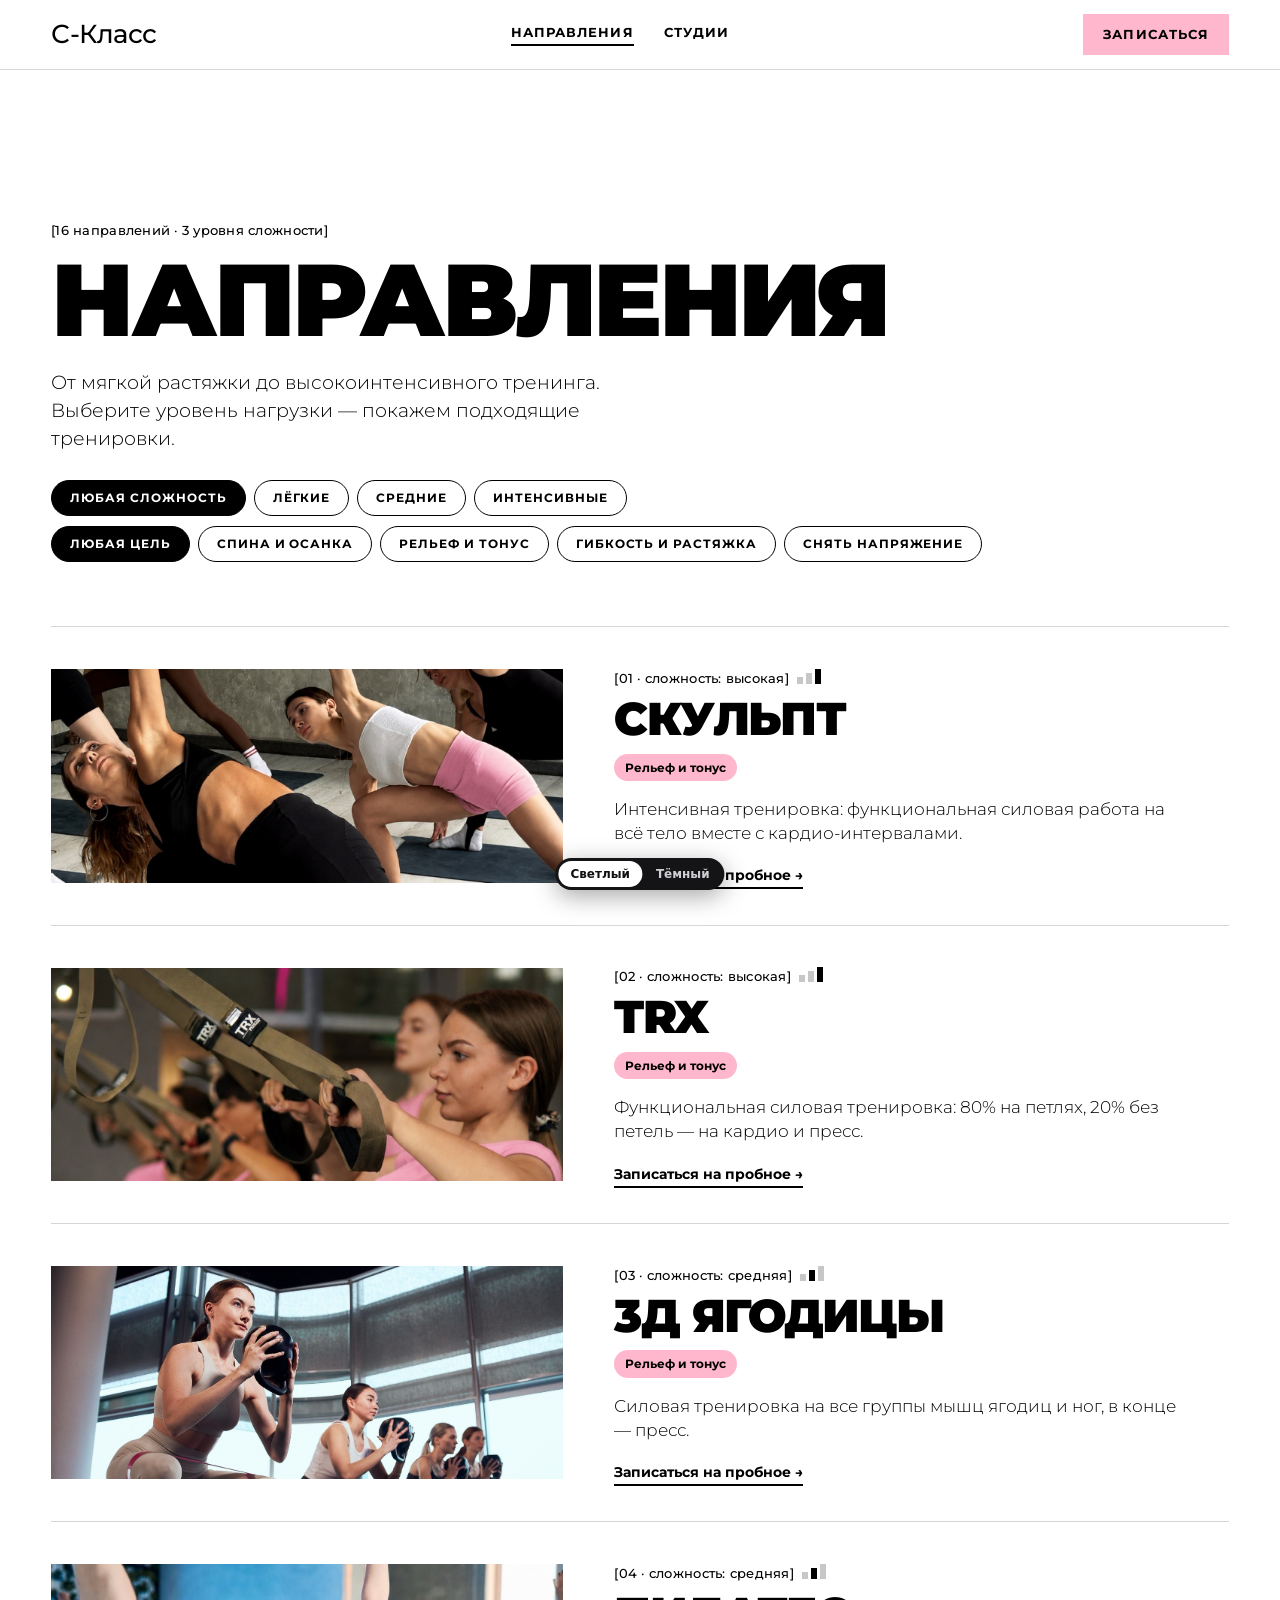
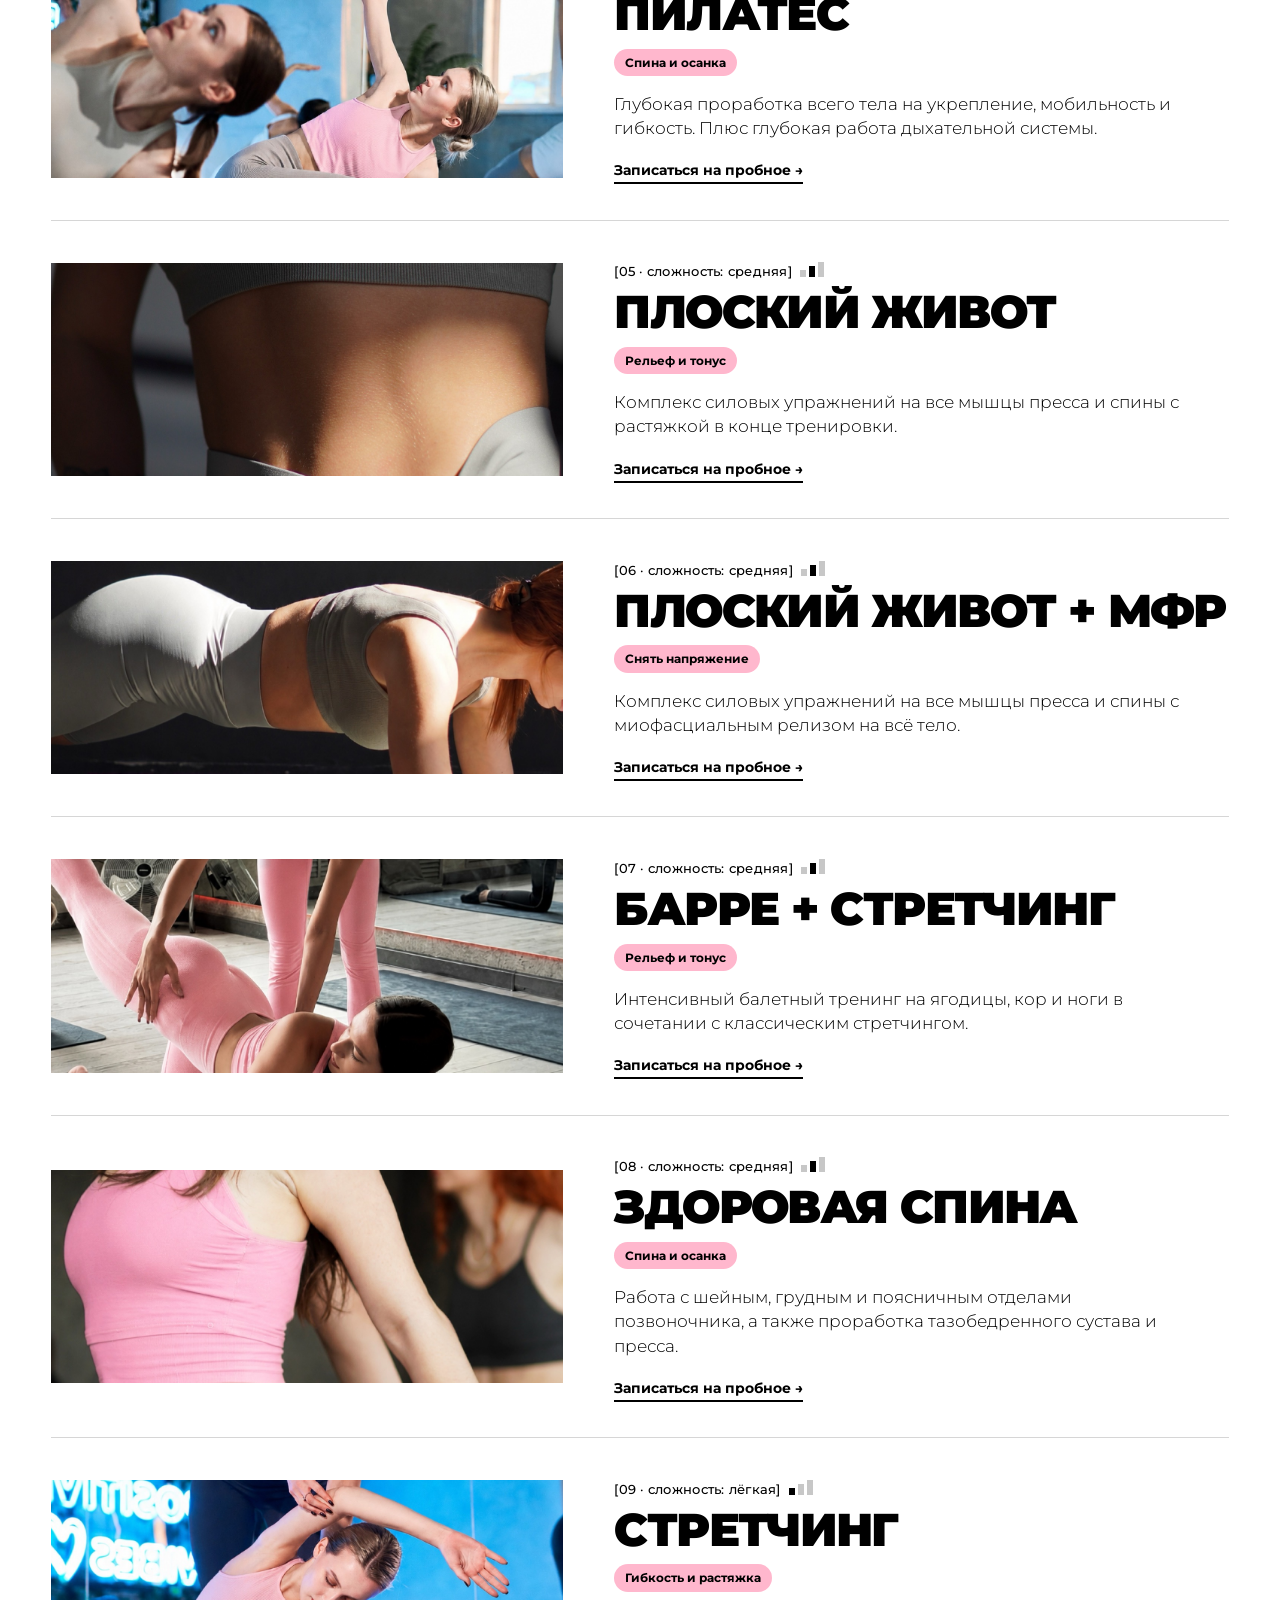
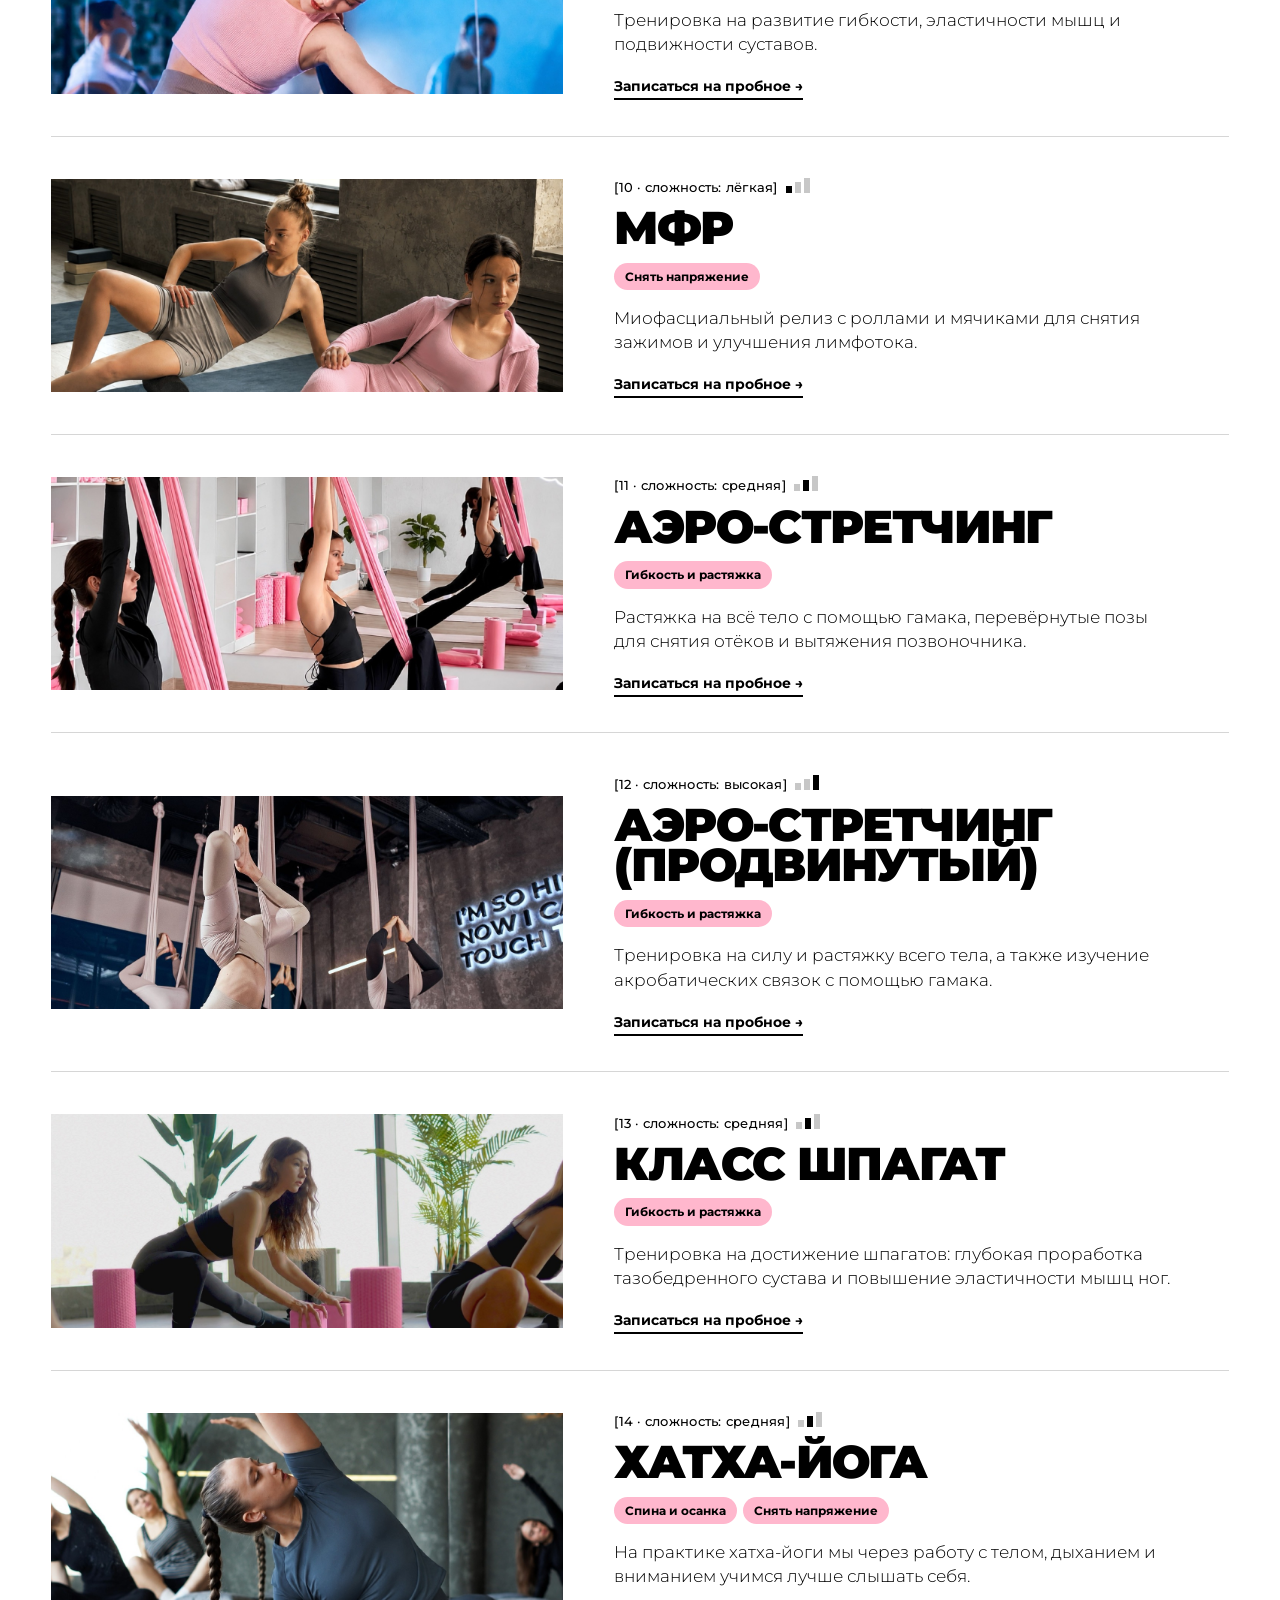
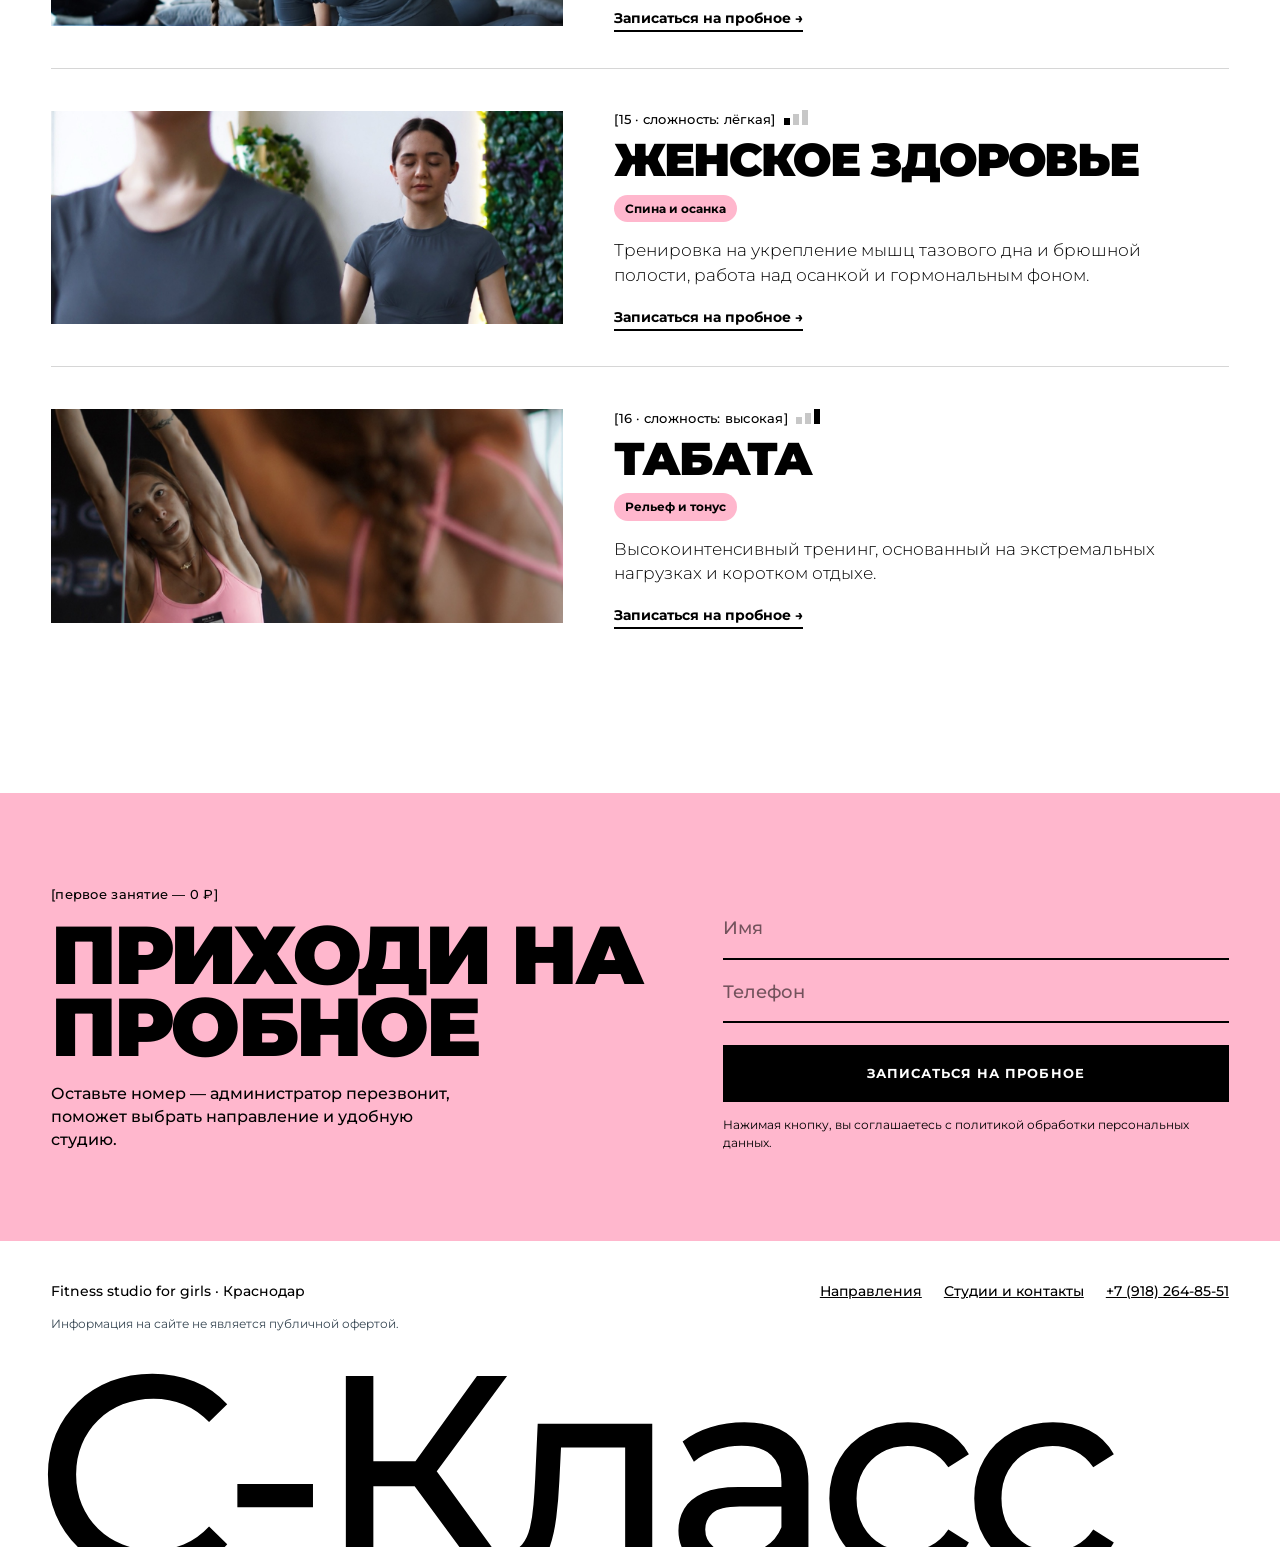
<file: directions.html>
<!doctype html>
<html lang="ru">
<head>
<meta charset="utf-8">
<meta name="robots" content="noindex, nofollow">
<meta name="viewport" content="width=device-width, initial-scale=1">
<title>Направления — С-Класс, фитнес-студия для девушек в Краснодаре</title>
<meta name="description" content="16 направлений фитнес-студии С-Класс в Краснодаре: пилатес, стретчинг, аэро-стретчинг, TRX, хатха-йога, МФР и другие.">
<link rel="preconnect" href="https://fonts.googleapis.com">
<link rel="preconnect" href="https://fonts.gstatic.com" crossorigin>
<!-- Montserrat стоит вместо фирменного Muller: его нет в открытом доступе, нужны файлы шрифта -->
<link href="https://fonts.googleapis.com/css2?family=Montserrat:ital,wght@0,300;0,400;0,500;0,700;0,900;1,400&display=swap" rel="stylesheet">
<link rel="stylesheet" href="style.css">
</head>
<body>

<section class="pad page-hero">
  <span class="tag">16 направлений · 3 уровня сложности</span>
  <h1 class="big oneline" style="margin-top:14px">Направления</h1>
  <p class="lead">От мягкой растяжки до высокоинтенсивного тренинга. Выберите уровень нагрузки — покажем подходящие тренировки.</p>
  <div class="filters" id="filters" role="group" aria-label="Сложность">
    <button class="chip on" type="button" data-level="0">Любая сложность</button>
    <button class="chip" type="button" data-level="1">Лёгкие</button>
    <button class="chip" type="button" data-level="2">Средние</button>
    <button class="chip" type="button" data-level="3">Интенсивные</button>
  </div>
  <div class="filters" id="goalFilters" role="group" aria-label="Цель"></div>
  <div class="list" id="list"></div>
</section>

<div id="cta"></div>

<script src="data.js"></script>
<script src="site.js"></script>
<script>
  const S = window.SC;
  document.getElementById('list').innerHTML = S.directions.map((d, i) => `
    <article class="item reveal" id="${d.slug}" data-level="${d.level}" data-goals="${d.goals.join(' ')}">
      <div class="ph"><img src="${d.img}" alt="${d.name} в студии С-Класс" loading="lazy"></div>
      <div>
        <span class="tag">${String(i + 1).padStart(2, '0')} · сложность: ${S.levels[d.level]}</span>${lvl(d.level)}
        <h2 class="big">${d.name}</h2>
        <div class="goal-tags">${d.goals.map((g) => `<span>${S.goals[g]}</span>`).join('')}</div>
        <p>${d.text}</p>
        <a class="arrow" href="#cta">Записаться на пробное →</a>
      </div>
    </article>`).join('');

  document.getElementById('goalFilters').innerHTML = '<button class="chip on" type="button" data-goal="">Любая цель</button>' +
    Object.entries(S.goals).map(([key, label]) => `<button class="chip" type="button" data-goal="${key}">${label}</button>`).join('');
  document.getElementById('list').insertAdjacentHTML('beforeend', '<p class="empty" id="empty" hidden>Под такое сочетание направлений нет — попробуйте другую сложность.</p>');

  const state = { level: '0', goal: '' };
  const apply = () => {
    let shown = 0;
    document.querySelectorAll('.item').forEach((el) => {
      const ok = (state.level === '0' || el.dataset.level === state.level) && (!state.goal || el.dataset.goals.split(' ').includes(state.goal));
      el.hidden = !ok;
      el.classList.add('in');
      if (ok) shown++;
    });
    document.getElementById('empty').hidden = shown > 0;
  };
  const bind = (group, key) => {
    const chips = document.querySelectorAll(`#${group} .chip`);
    chips.forEach((chip) => chip.addEventListener('click', () => {
      chips.forEach((c) => c.classList.toggle('on', c === chip));
      state[key] = chip.dataset[key];
      apply();
    }));
  };
  bind('filters', 'level');
  bind('goalFilters', 'goal');
</script>
</body>
</html>
</file>
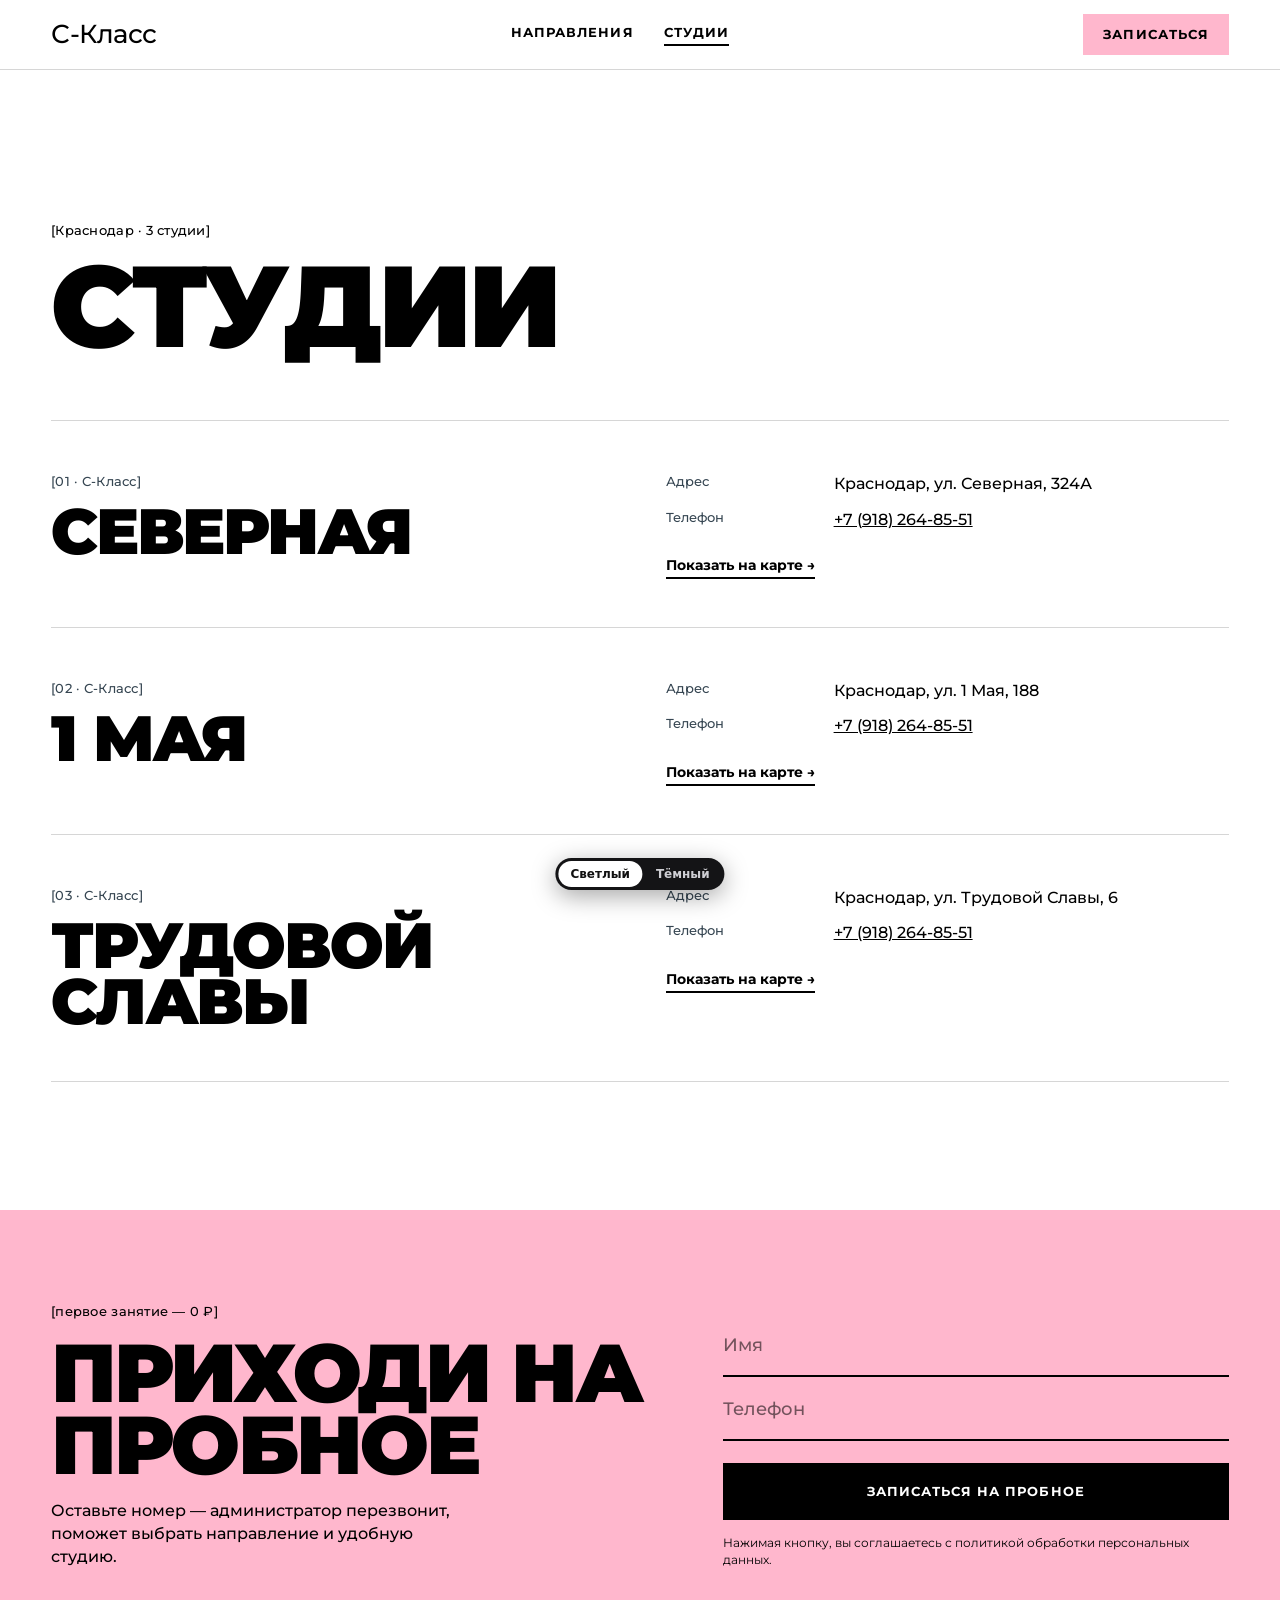
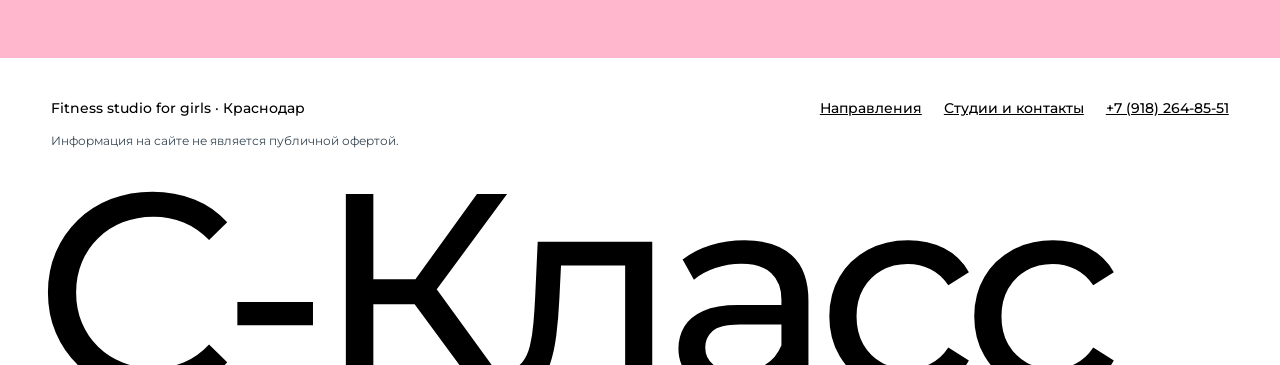
<file: studios.html>
<!doctype html>
<html lang="ru">
<head>
<meta charset="utf-8">
<meta name="robots" content="noindex, nofollow">
<meta name="viewport" content="width=device-width, initial-scale=1">
<title>Студии и контакты — С-Класс, Краснодар</title>
<meta name="description" content="Адреса и контакты трёх фитнес-студий С-Класс в Краснодаре: Северная, 1 Мая, Трудовой Славы.">
<link rel="preconnect" href="https://fonts.googleapis.com">
<link rel="preconnect" href="https://fonts.gstatic.com" crossorigin>
<!-- Montserrat стоит вместо фирменного Muller: его нет в открытом доступе, нужны файлы шрифта -->
<link href="https://fonts.googleapis.com/css2?family=Montserrat:ital,wght@0,300;0,400;0,500;0,700;0,900;1,400&display=swap" rel="stylesheet">
<link rel="stylesheet" href="style.css">
</head>
<body>

<section class="pad page-hero">
  <span class="tag">Краснодар · 3 студии</span>
  <h1 class="big" style="margin-top:14px">Студии</h1>
  <div class="list" id="list"></div>
</section>

<div id="cta"></div>

<script src="data.js"></script>
<script src="site.js"></script>
<script>
  const S = window.SC;
  document.getElementById('list').innerHTML = S.studios.map((s, i) => `
    <article class="st-card reveal">
      <div>
        <span class="tag">${String(i + 1).padStart(2, '0')} · С-Класс</span>
        <h2 class="big">${s.name}</h2>
      </div>
      <div>
        <dl class="info">
          <dt>Адрес</dt><dd>Краснодар, ${s.addr}</dd>
          <dt>Телефон</dt><dd><a href="${S.phoneHref}">${s.phone || S.phone}</a></dd>
          ${s.hours ? `<dt>Часы работы</dt><dd>${s.hours}</dd>` : ''}
          ${s.legal ? `<dt>Юридическое лицо</dt><dd>${s.legal}</dd>` : ''}
        </dl>
        <a class="arrow" href="https://yandex.ru/maps/?text=${encodeURIComponent('Краснодар, ' + s.addr)}" target="_blank" rel="noopener">Показать на карте →</a>
      </div>
    </article>`).join('');
</script>
</body>
</html>
</file>
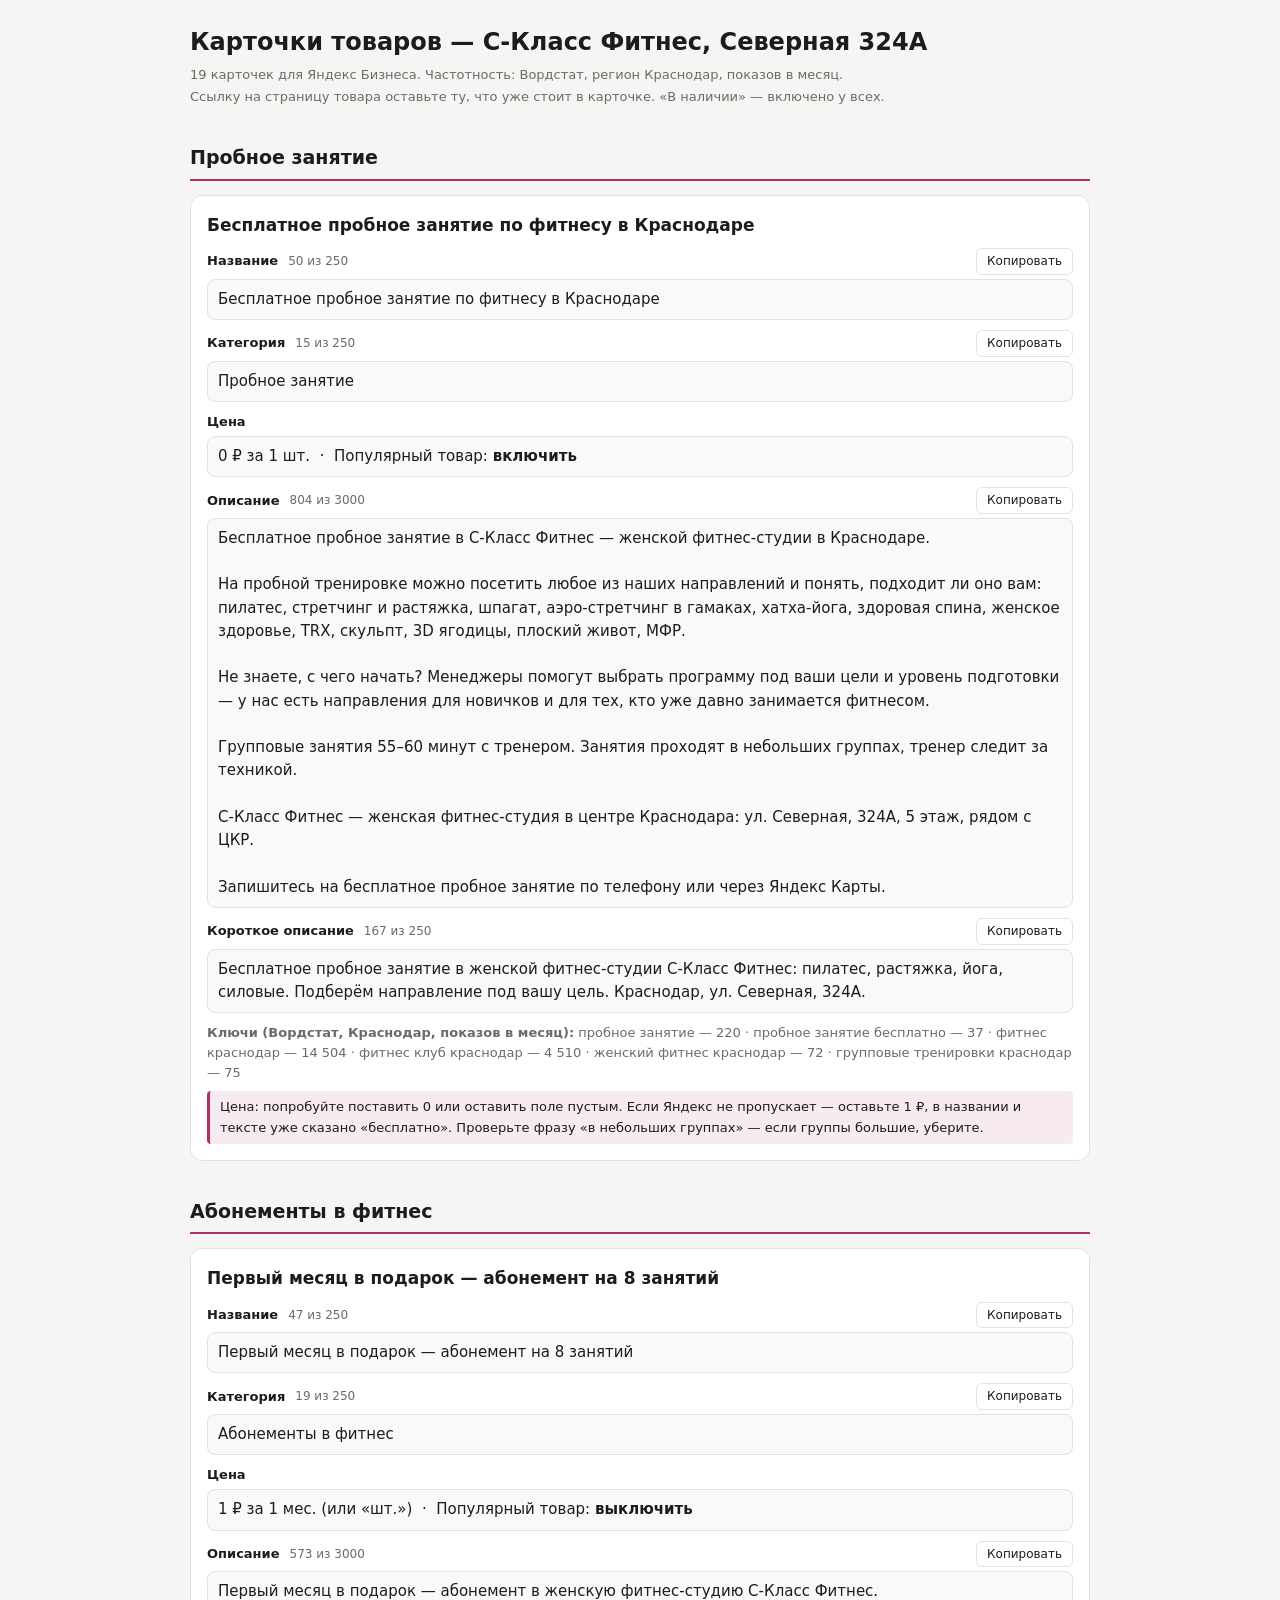
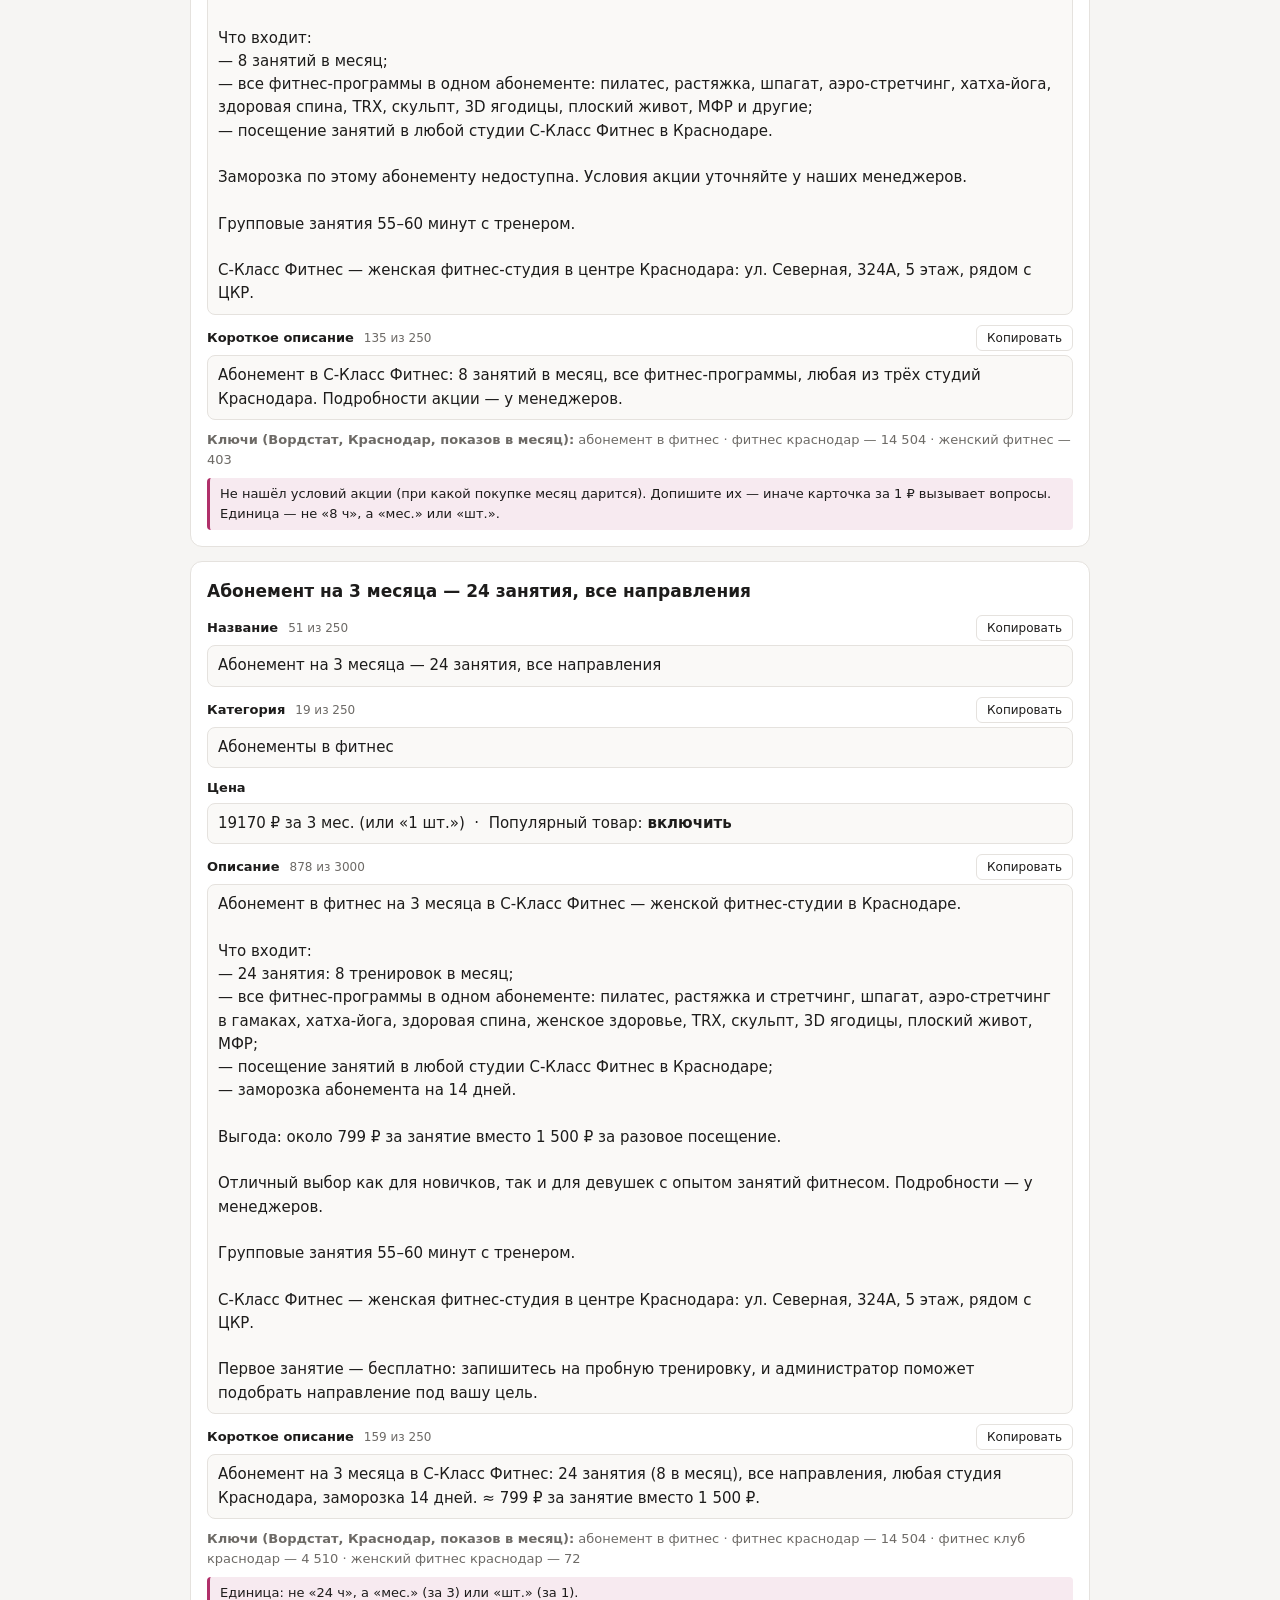
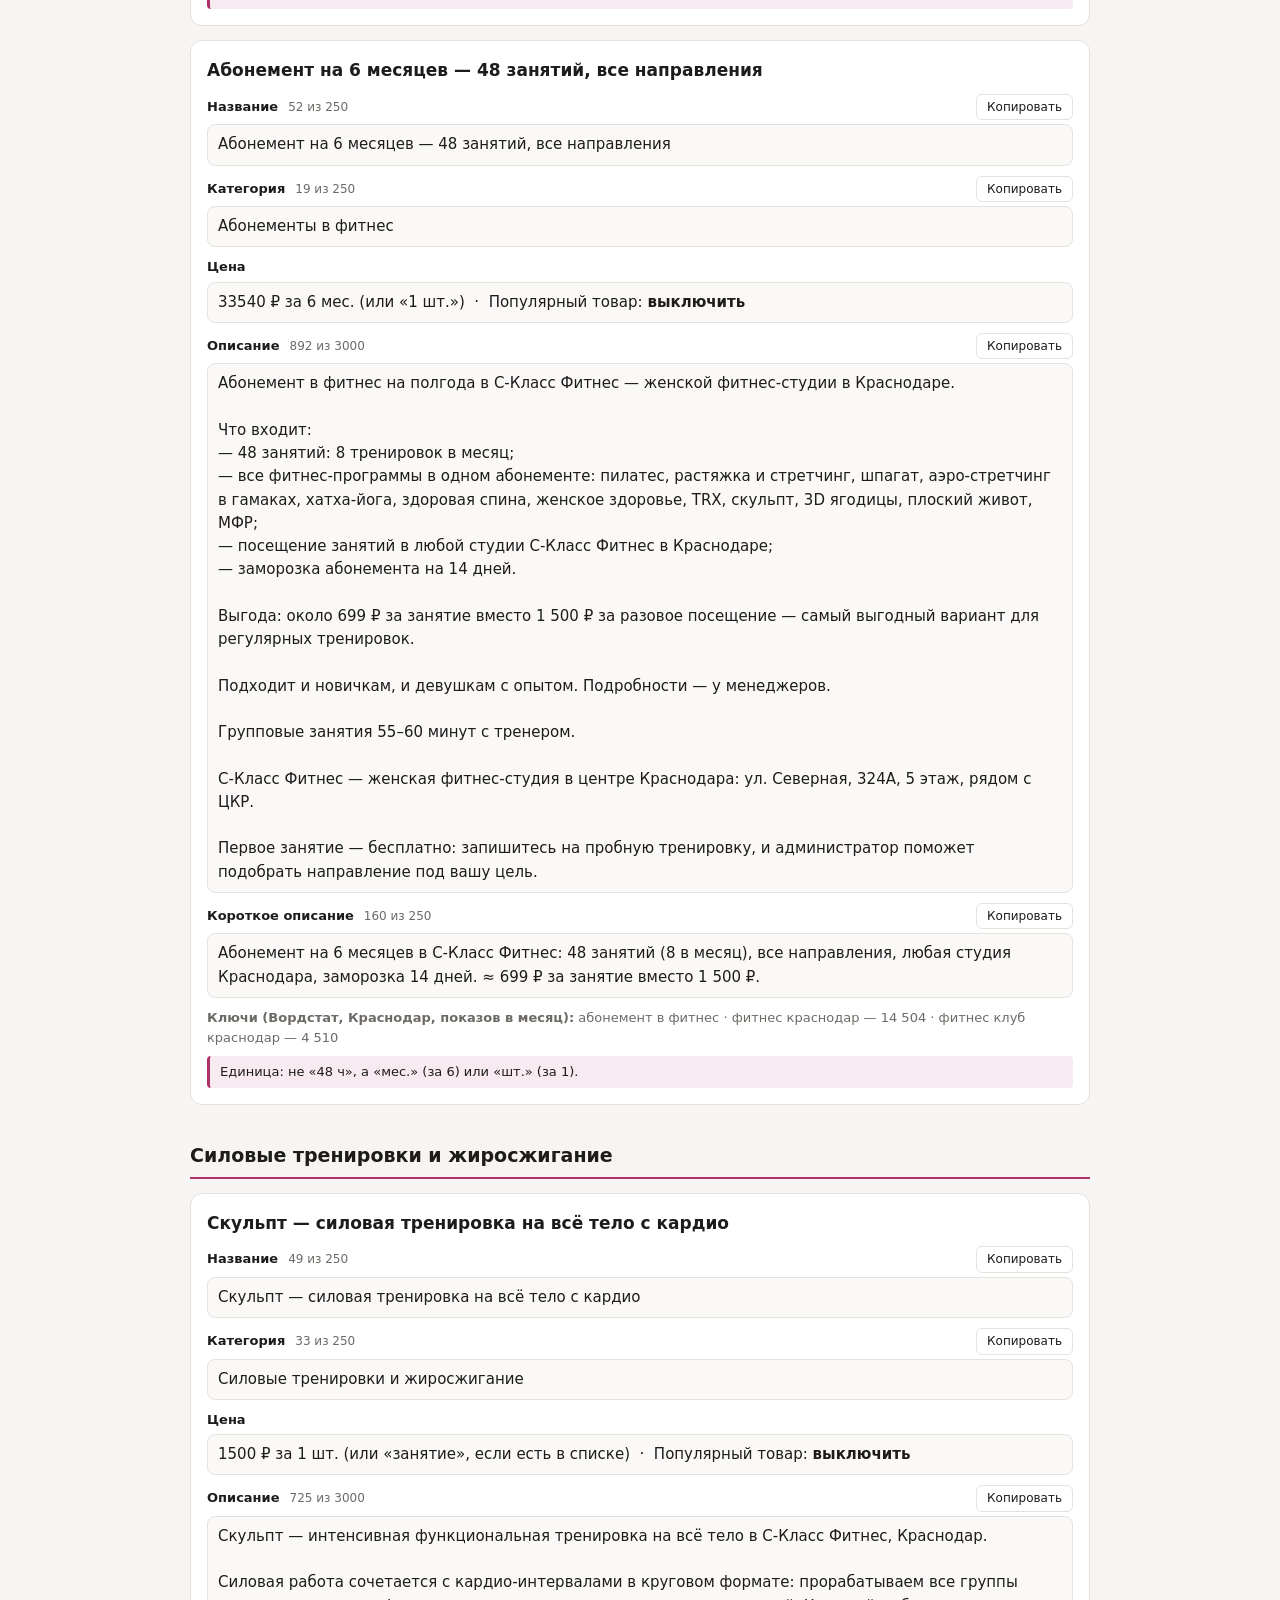
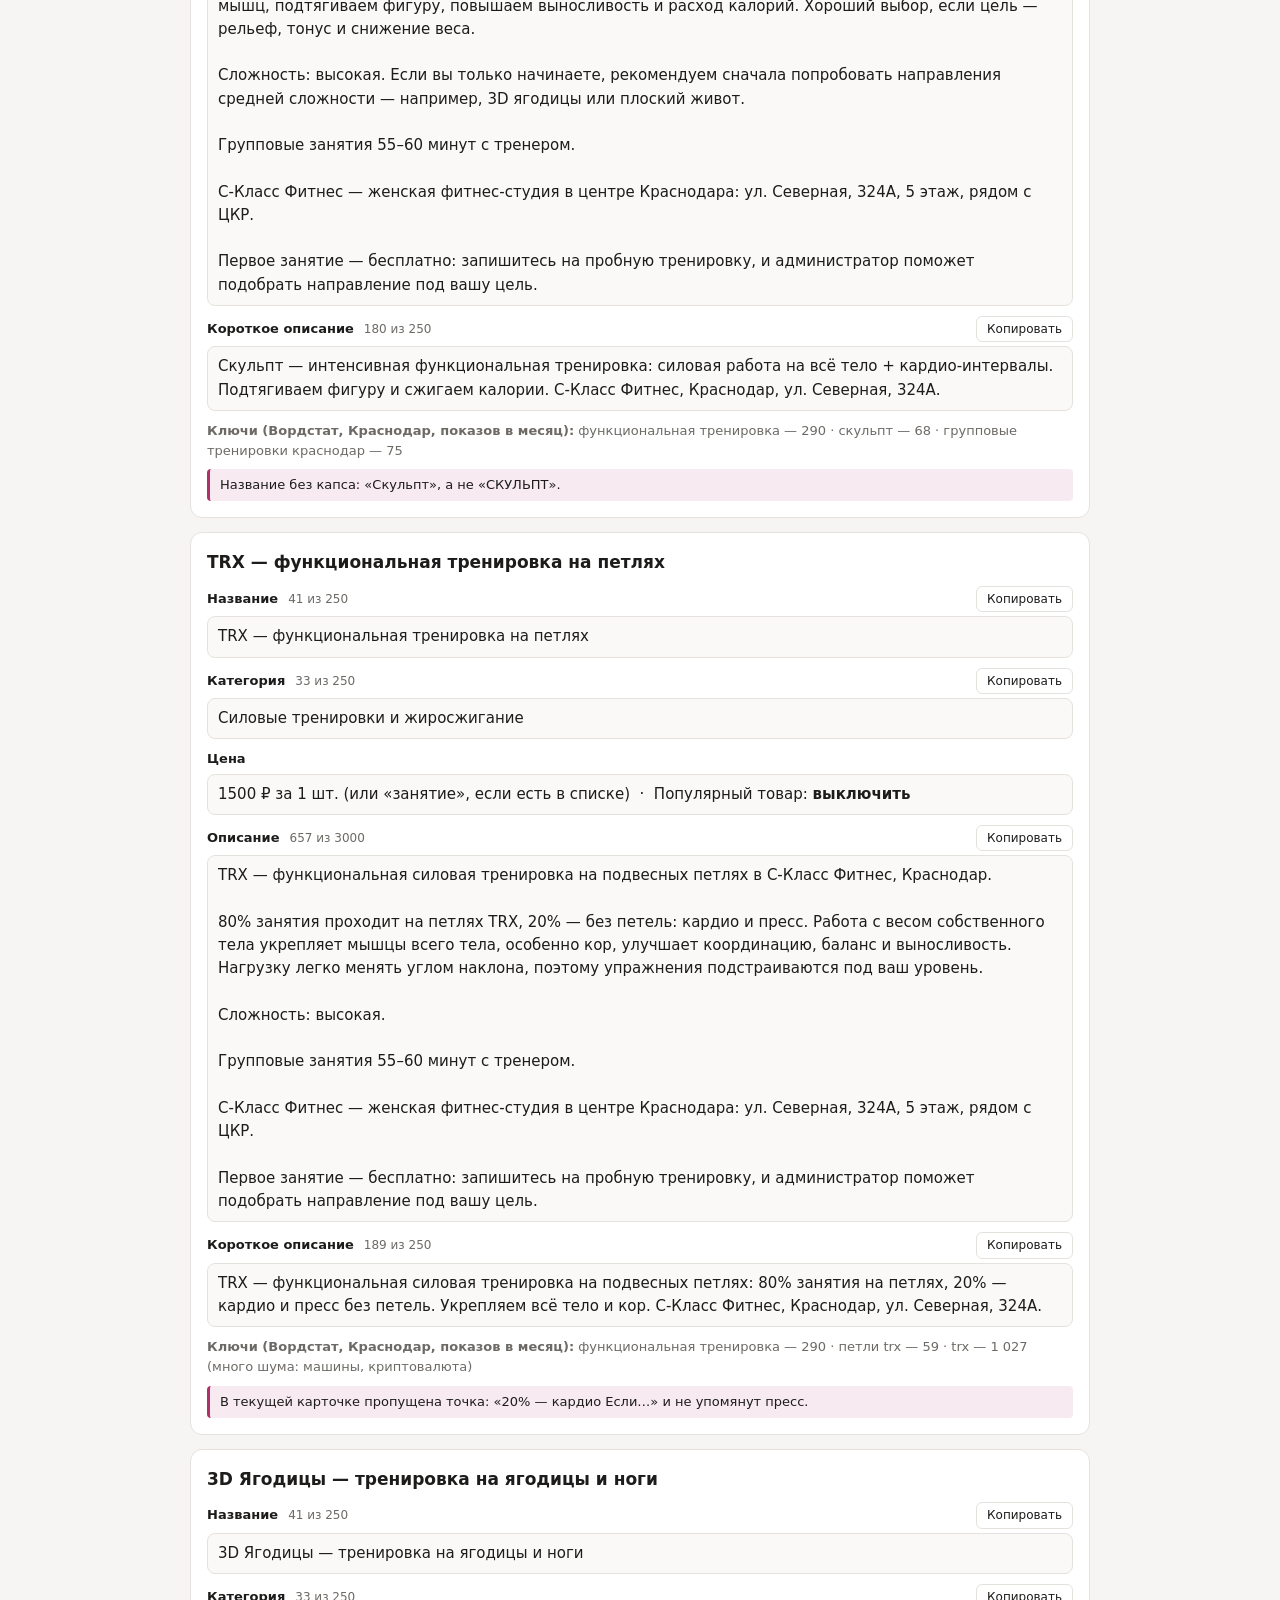
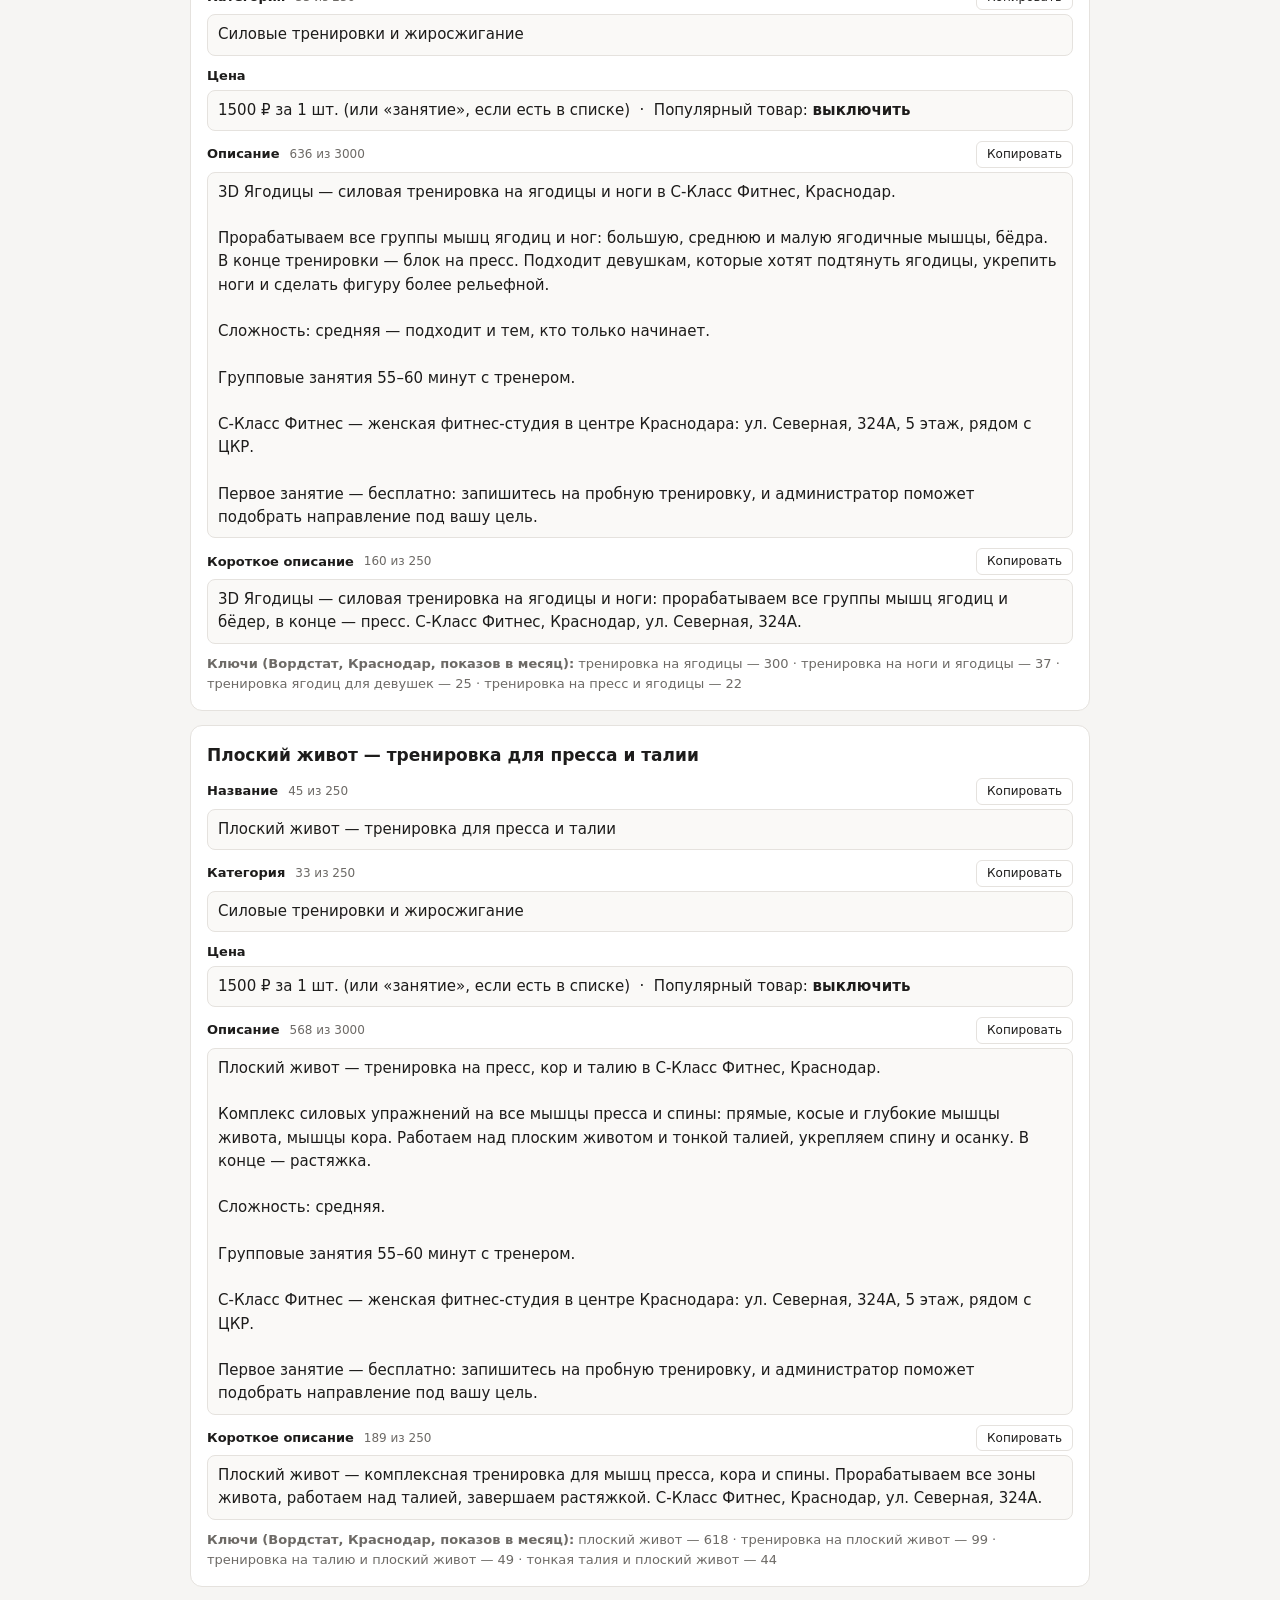
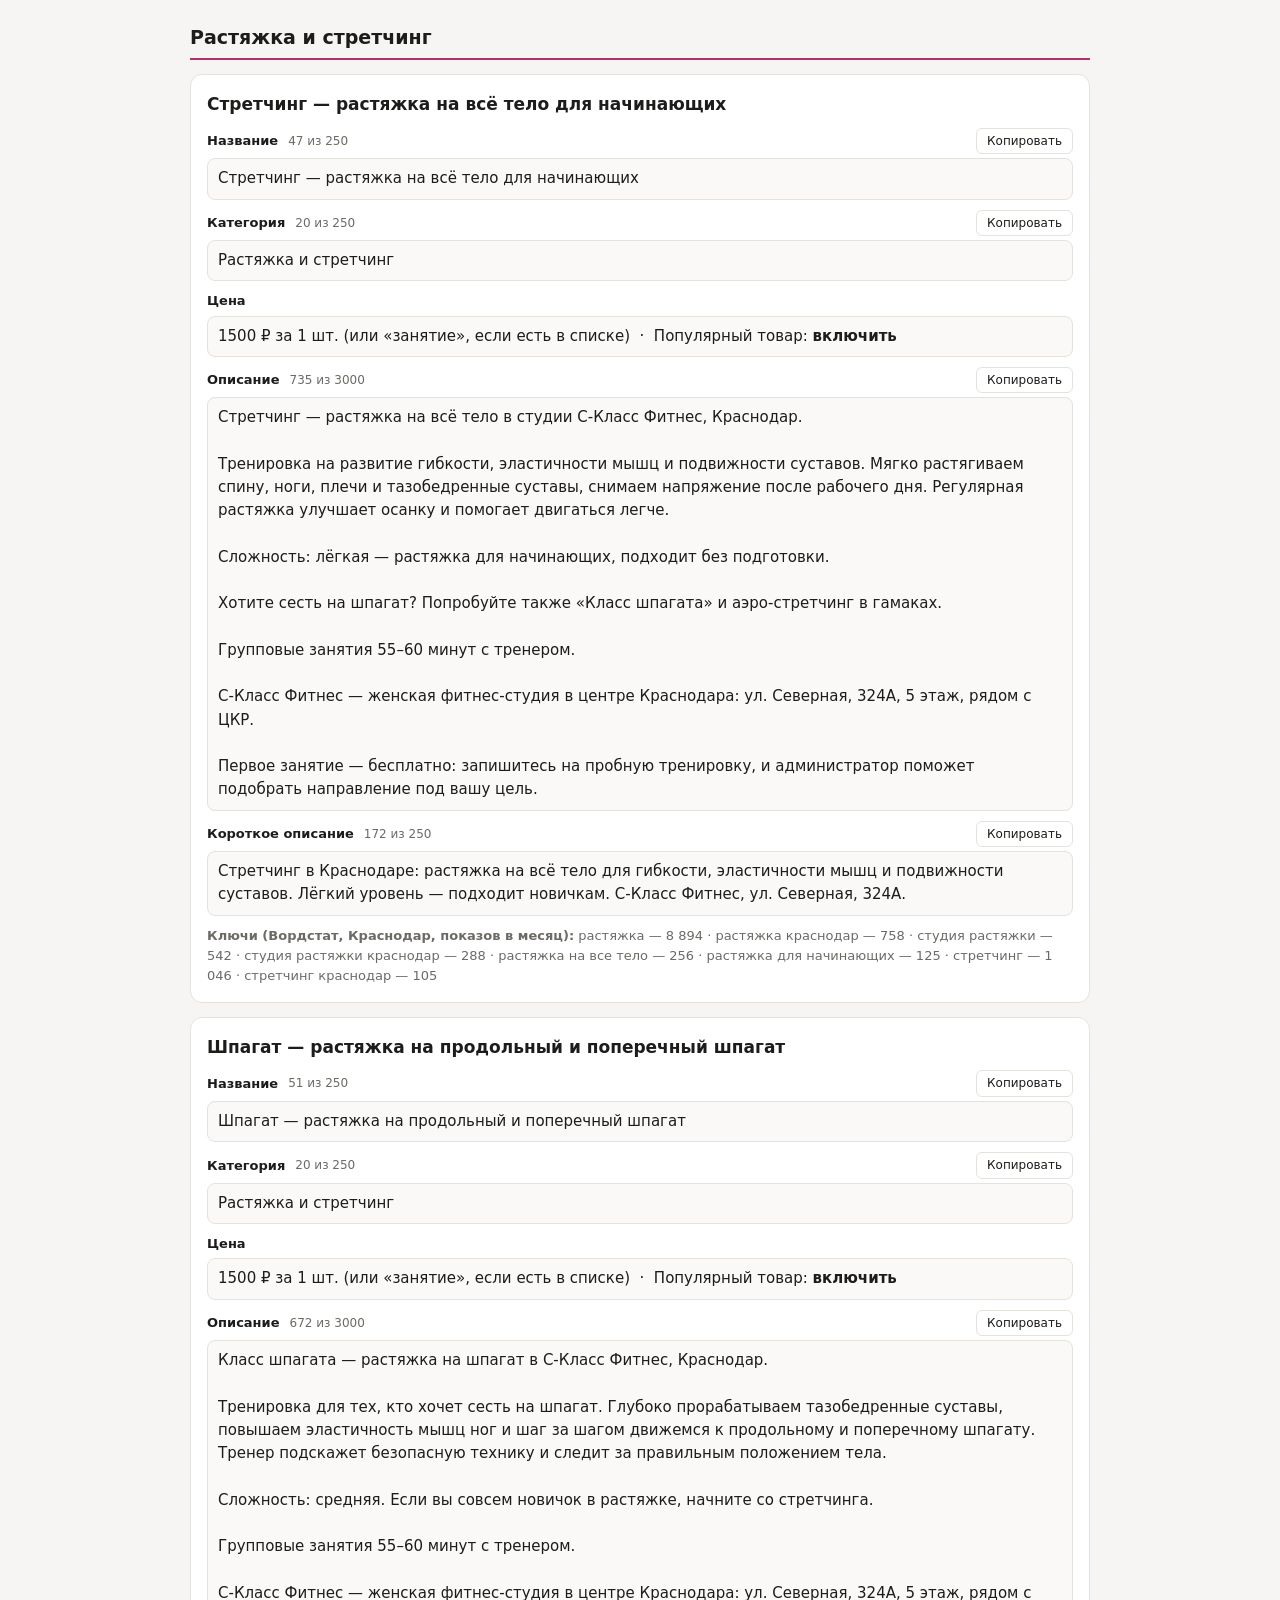
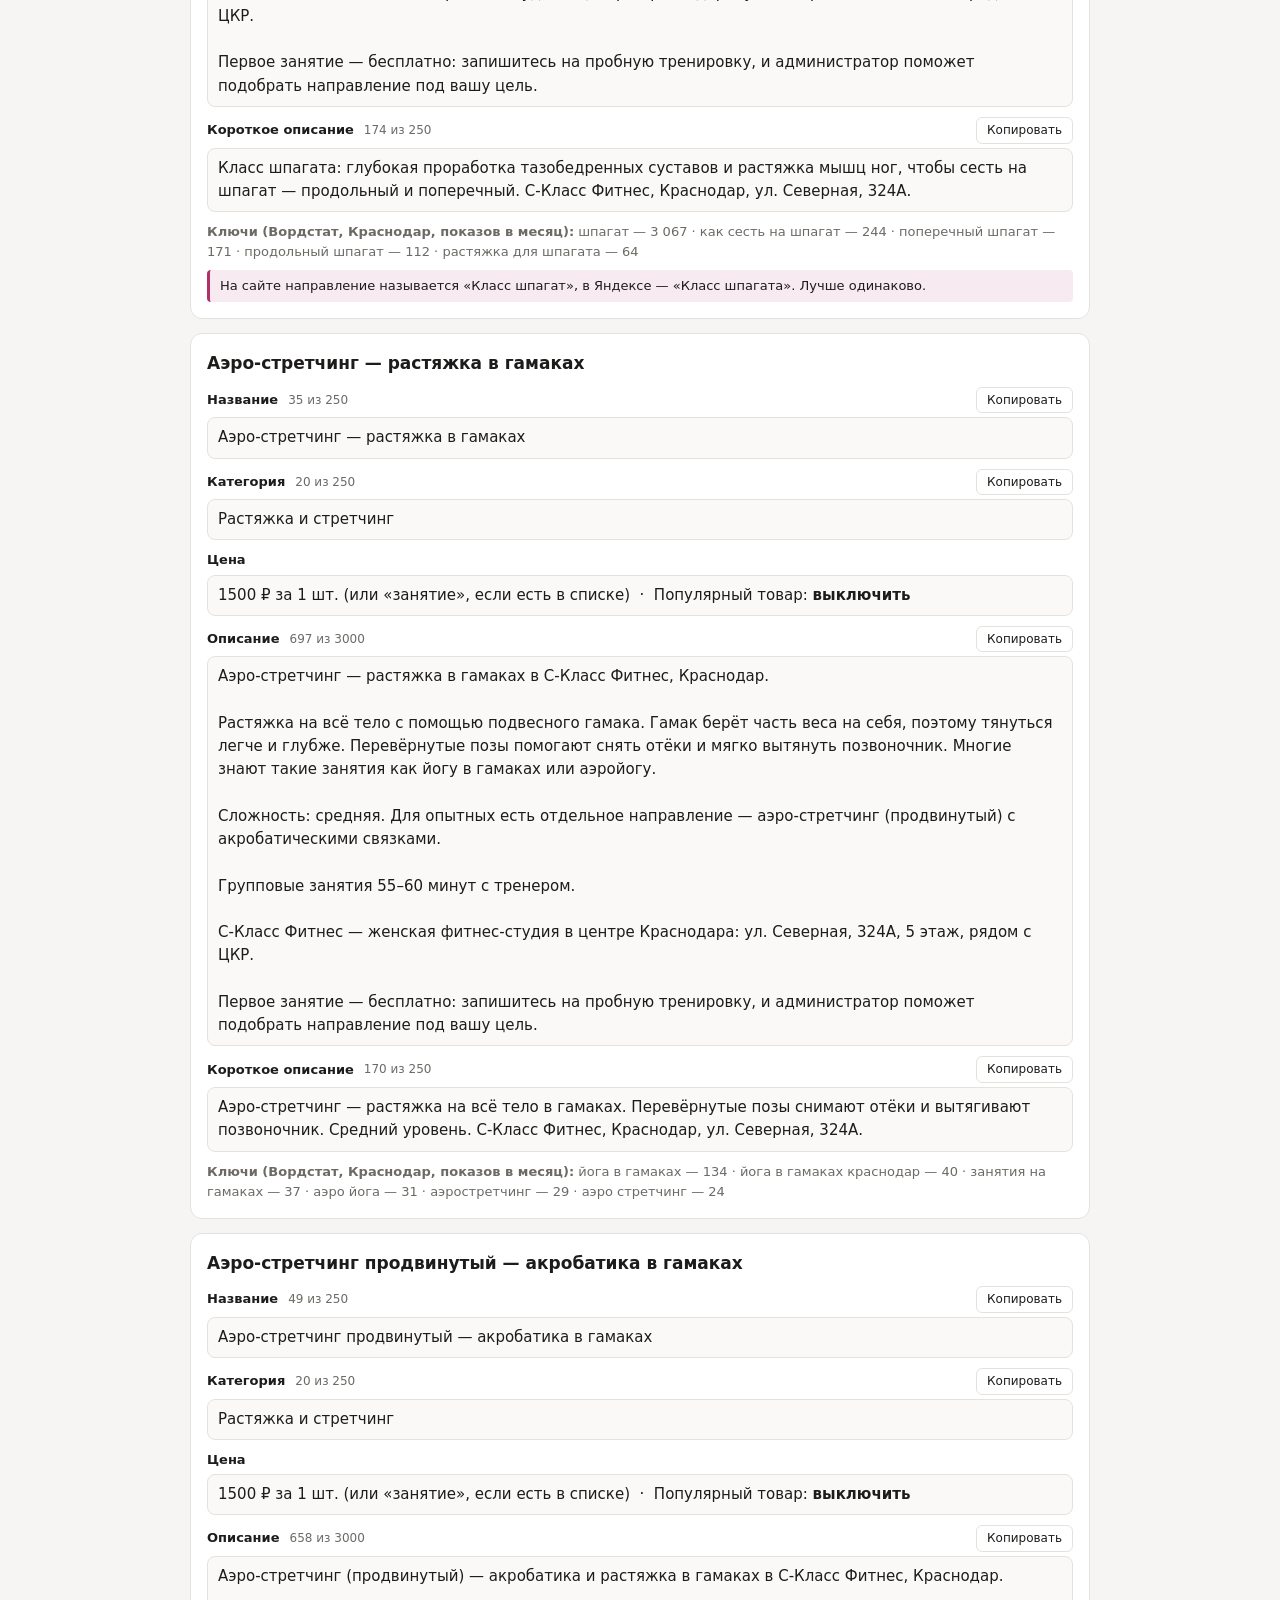
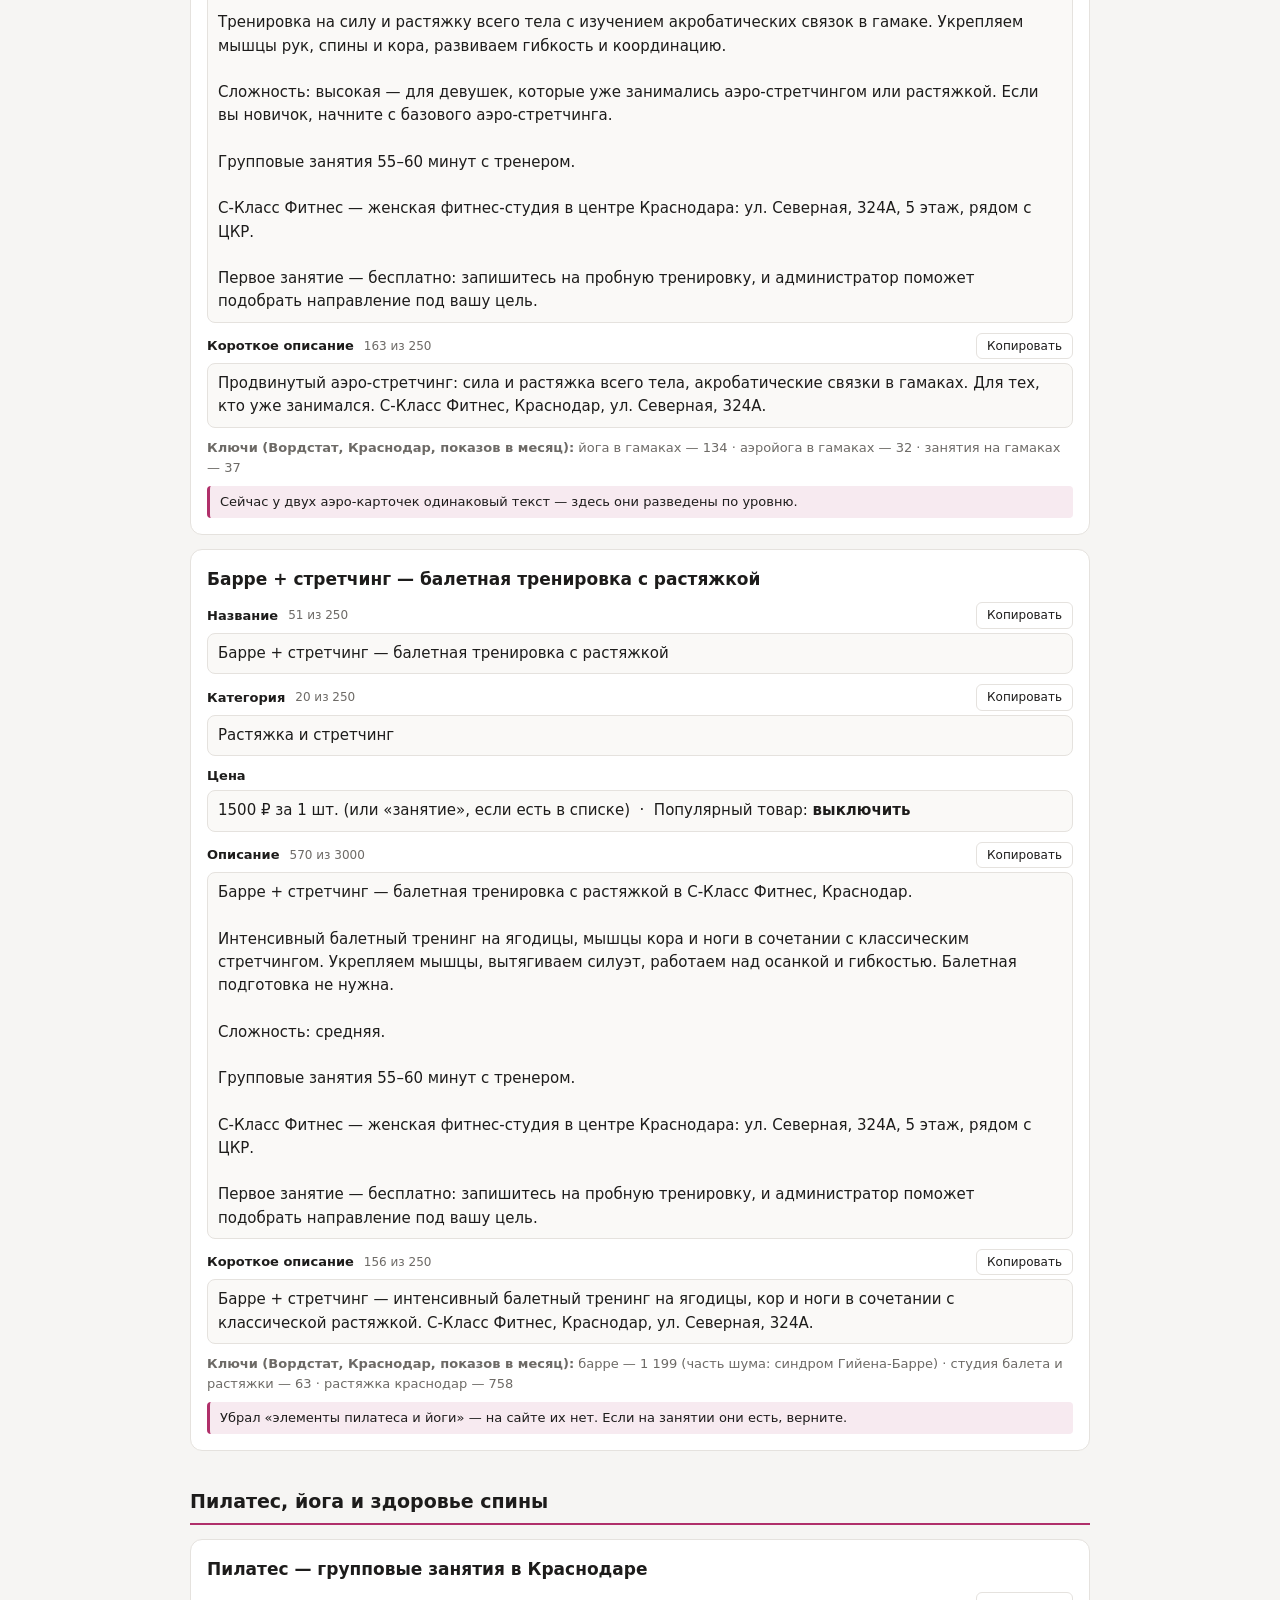
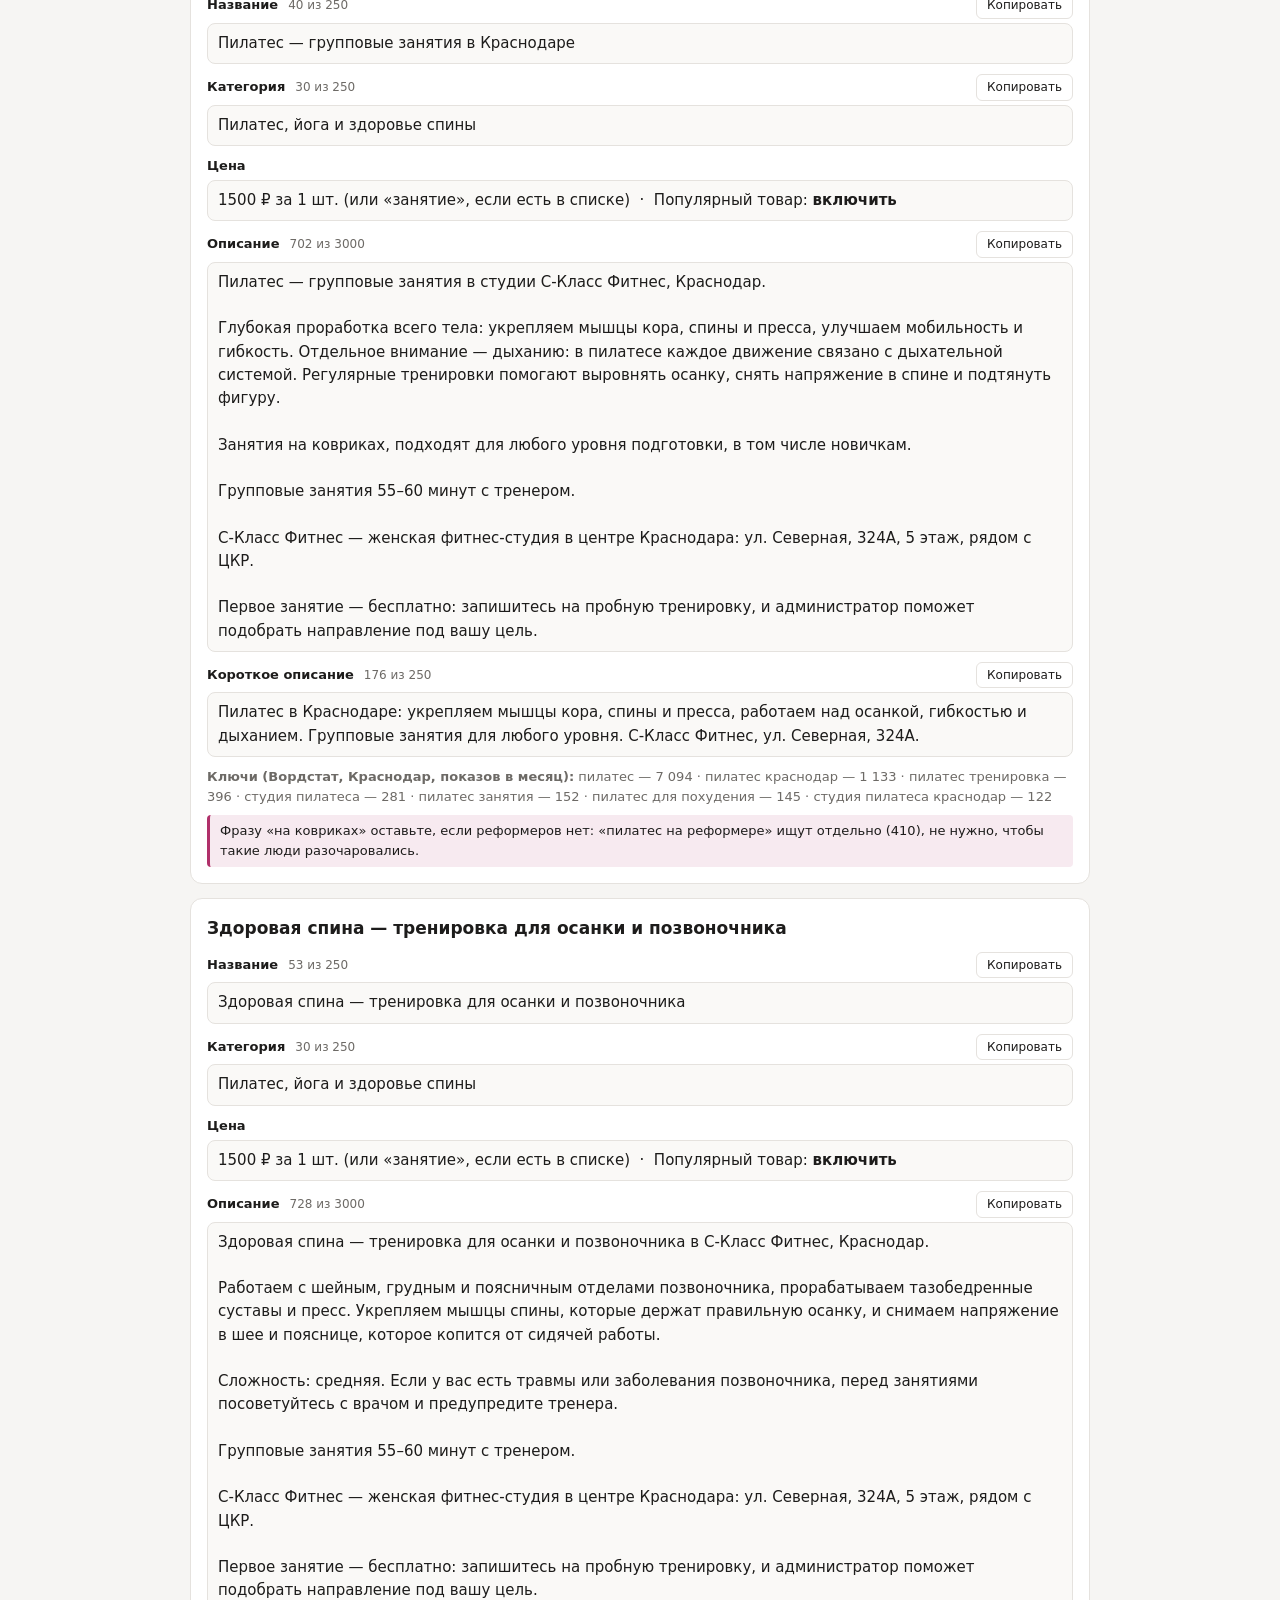
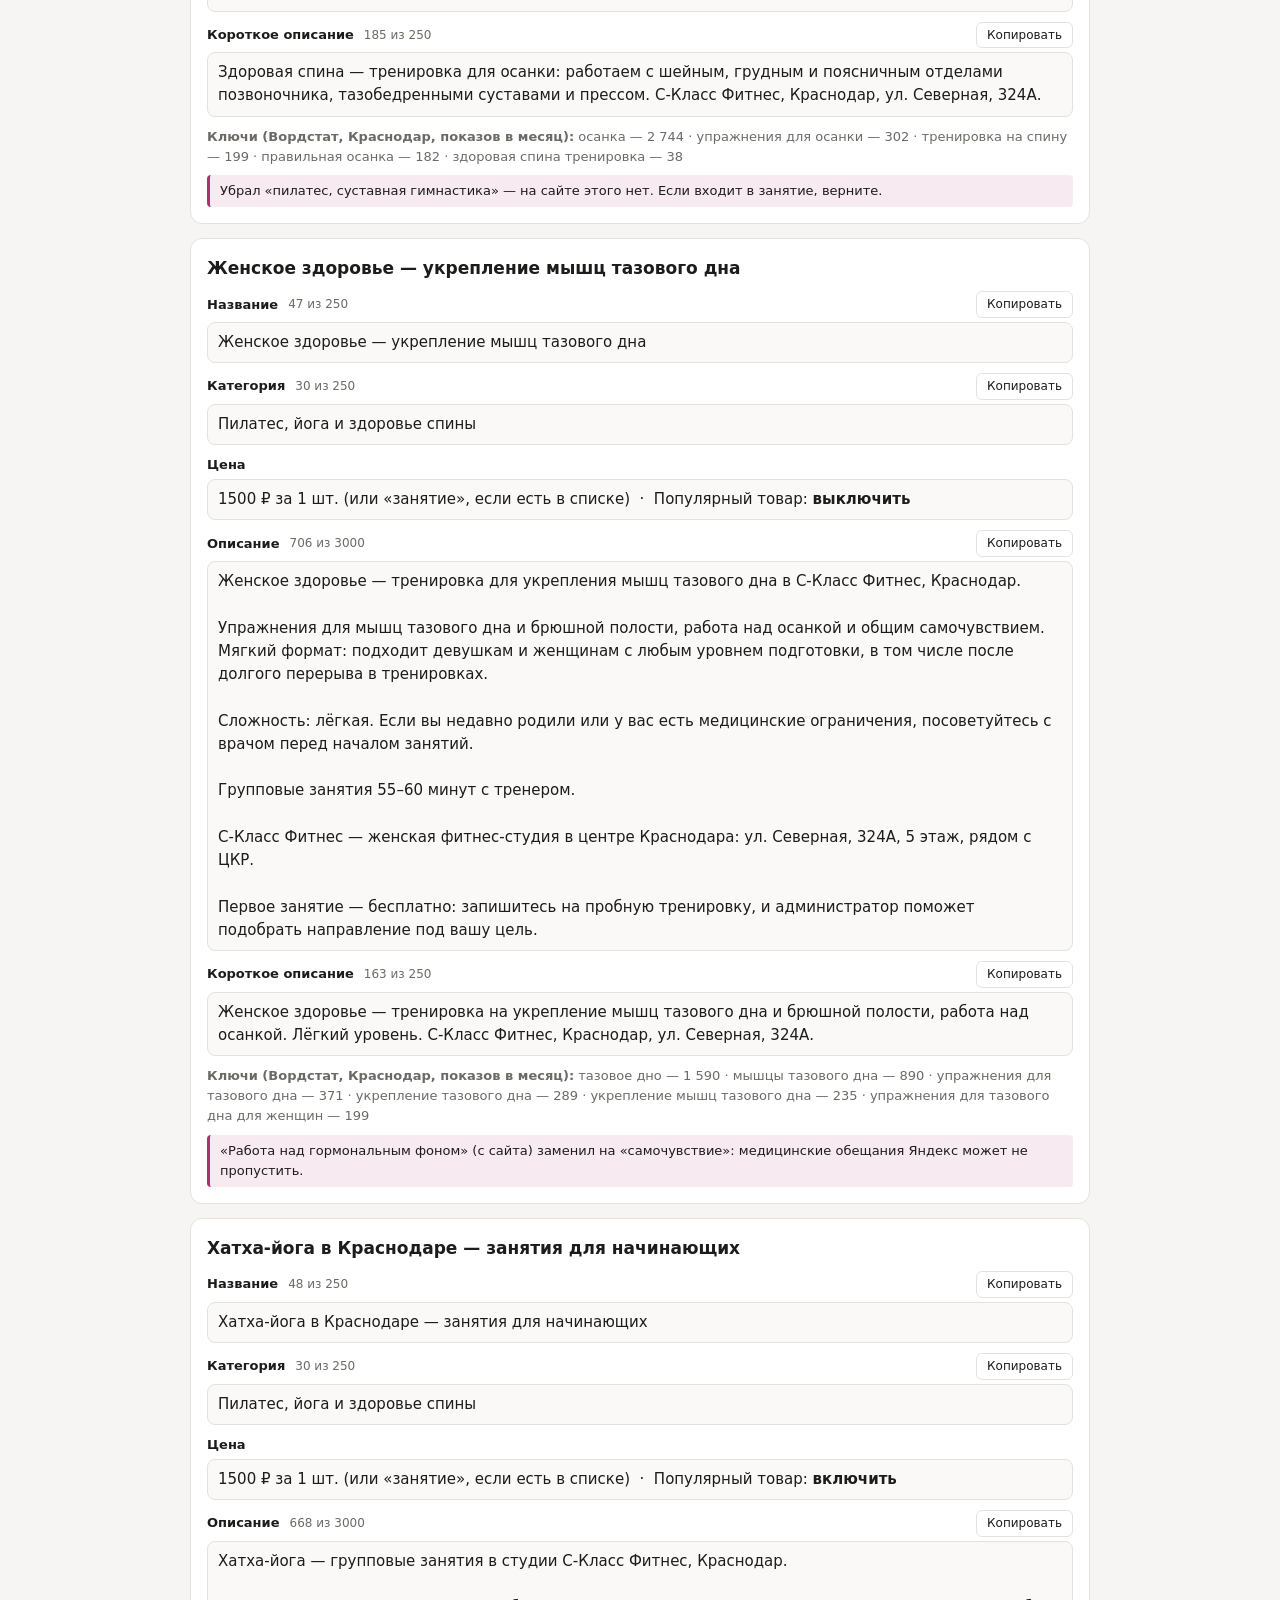
<file: yandex/sclass_yandex_cards.html>
<!doctype html><html lang="ru"><head><meta charset="utf-8"><meta name="viewport" content="width=device-width,initial-scale=1">
<title>Карточки С-Класс Фитнес</title><style>
:root{--bg:#f6f5f3;--card:#fff;--fg:#1d1c1b;--mut:#6d6a66;--acc:#b0306a;--line:#e5e2de;--val:#faf9f7}
@media (prefers-color-scheme:dark){:root{--bg:#161514;--card:#211f1e;--fg:#edebe8;--mut:#9c9893;--acc:#f06aa8;--line:#34312f;--val:#1b1a19}}
body{margin:0;background:var(--bg);color:var(--fg);font:15px/1.55 -apple-system,system-ui,sans-serif}
main{max-width:900px;margin:0 auto;padding:24px 16px 60px} h1{font-size:24px;margin:0 0 4px}
.meta{color:var(--mut);font-size:13px;margin:2px 0}
h2{margin:36px 0 12px;font-size:19px;border-bottom:2px solid var(--acc);padding-bottom:6px}
.card{background:var(--card);border:1px solid var(--line);border-radius:12px;padding:16px;margin:14px 0}
h3{margin:0 0 10px;font-size:17px} .f{margin:10px 0}
.fl{display:flex;align-items:center;gap:10px;font-size:13px;color:var(--mut);margin-bottom:4px} .fl b{color:var(--fg)}
.cnt{font-size:12px} .cp{margin-left:auto;font:inherit;font-size:12px;padding:3px 10px;border-radius:6px;border:1px solid var(--line);background:transparent;color:var(--fg);cursor:pointer}
.cp.ok{border-color:var(--acc);color:var(--acc)}
.val{background:var(--val);border:1px solid var(--line);border-radius:8px;padding:8px 10px} .multi{white-space:pre-wrap}
.keys{color:var(--mut);font-size:13px;margin:10px 0 0}
.note{font-size:13px;background:color-mix(in srgb,var(--acc) 10%,transparent);border-left:3px solid var(--acc);padding:6px 10px;margin:8px 0 0;border-radius:4px}
</style></head><body><main><h1>Карточки товаров — С-Класс Фитнес, Северная 324А</h1>
<p class="meta">19 карточек для Яндекс Бизнеса. Частотность: Вордстат, регион Краснодар, показов в месяц.</p>
<p class="meta">Ссылку на страницу товара оставьте ту, что уже стоит в карточке. «В наличии» — включено у всех.</p>
<h2>Пробное занятие</h2><article class="card"><h3>Бесплатное пробное занятие по фитнесу в Краснодаре</h3><div class="f"><div class="fl"><b>Название</b><span class="cnt">50 из 250</span><button class="cp" data-t="Бесплатное пробное занятие по фитнесу в Краснодаре">Копировать</button></div><div class="val">Бесплатное пробное занятие по фитнесу в Краснодаре</div></div><div class="f"><div class="fl"><b>Категория</b><span class="cnt">15 из 250</span><button class="cp" data-t="Пробное занятие">Копировать</button></div><div class="val">Пробное занятие</div></div><div class="f"><div class="fl"><b>Цена</b></div><div class="val">0 ₽ за 1 шт. &nbsp;·&nbsp; Популярный товар: <b>включить</b></div></div><div class="f"><div class="fl"><b>Описание</b><span class="cnt">804 из 3000</span><button class="cp" data-t="Бесплатное пробное занятие в С-Класс Фитнес — женской фитнес-студии в Краснодаре.

На пробной тренировке можно посетить любое из наших направлений и понять, подходит ли оно вам: пилатес, стретчинг и растяжка, шпагат, аэро-стретчинг в гамаках, хатха-йога, здоровая спина, женское здоровье, TRX, скульпт, 3D ягодицы, плоский живот, МФР.

Не знаете, с чего начать? Менеджеры помогут выбрать программу под ваши цели и уровень подготовки — у нас есть направления для новичков и для тех, кто уже давно занимается фитнесом.

Групповые занятия 55–60 минут с тренером. Занятия проходят в небольших группах, тренер следит за техникой.

С-Класс Фитнес — женская фитнес-студия в центре Краснодара: ул. Северная, 324А, 5 этаж, рядом с ЦКР.

Запишитесь на бесплатное пробное занятие по телефону или через Яндекс Карты.">Копировать</button></div><div class="val multi">Бесплатное пробное занятие в С-Класс Фитнес — женской фитнес-студии в Краснодаре.

На пробной тренировке можно посетить любое из наших направлений и понять, подходит ли оно вам: пилатес, стретчинг и растяжка, шпагат, аэро-стретчинг в гамаках, хатха-йога, здоровая спина, женское здоровье, TRX, скульпт, 3D ягодицы, плоский живот, МФР.

Не знаете, с чего начать? Менеджеры помогут выбрать программу под ваши цели и уровень подготовки — у нас есть направления для новичков и для тех, кто уже давно занимается фитнесом.

Групповые занятия 55–60 минут с тренером. Занятия проходят в небольших группах, тренер следит за техникой.

С-Класс Фитнес — женская фитнес-студия в центре Краснодара: ул. Северная, 324А, 5 этаж, рядом с ЦКР.

Запишитесь на бесплатное пробное занятие по телефону или через Яндекс Карты.</div></div><div class="f"><div class="fl"><b>Короткое описание</b><span class="cnt">167 из 250</span><button class="cp" data-t="Бесплатное пробное занятие в женской фитнес-студии С-Класс Фитнес: пилатес, растяжка, йога, силовые. Подберём направление под вашу цель. Краснодар, ул. Северная, 324А.">Копировать</button></div><div class="val multi">Бесплатное пробное занятие в женской фитнес-студии С-Класс Фитнес: пилатес, растяжка, йога, силовые. Подберём направление под вашу цель. Краснодар, ул. Северная, 324А.</div></div><p class="keys"><b>Ключи (Вордстат, Краснодар, показов в месяц):</b> пробное занятие — 220 · пробное занятие бесплатно — 37 · фитнес краснодар — 14 504 · фитнес клуб краснодар — 4 510 · женский фитнес краснодар — 72 · групповые тренировки краснодар — 75</p><p class="note">Цена: попробуйте поставить 0 или оставить поле пустым. Если Яндекс не пропускает — оставьте 1 ₽, в названии и тексте уже сказано «бесплатно». Проверьте фразу «в небольших группах» — если группы большие, уберите.</p></article><h2>Абонементы в фитнес</h2><article class="card"><h3>Первый месяц в подарок — абонемент на 8 занятий</h3><div class="f"><div class="fl"><b>Название</b><span class="cnt">47 из 250</span><button class="cp" data-t="Первый месяц в подарок — абонемент на 8 занятий">Копировать</button></div><div class="val">Первый месяц в подарок — абонемент на 8 занятий</div></div><div class="f"><div class="fl"><b>Категория</b><span class="cnt">19 из 250</span><button class="cp" data-t="Абонементы в фитнес">Копировать</button></div><div class="val">Абонементы в фитнес</div></div><div class="f"><div class="fl"><b>Цена</b></div><div class="val">1 ₽ за 1 мес. (или «шт.») &nbsp;·&nbsp; Популярный товар: <b>выключить</b></div></div><div class="f"><div class="fl"><b>Описание</b><span class="cnt">573 из 3000</span><button class="cp" data-t="Первый месяц в подарок — абонемент в женскую фитнес-студию С-Класс Фитнес.

Что входит:
— 8 занятий в месяц;
— все фитнес-программы в одном абонементе: пилатес, растяжка, шпагат, аэро-стретчинг, хатха-йога, здоровая спина, TRX, скульпт, 3D ягодицы, плоский живот, МФР и другие;
— посещение занятий в любой студии С-Класс Фитнес в Краснодаре.

Заморозка по этому абонементу недоступна. Условия акции уточняйте у наших менеджеров.

Групповые занятия 55–60 минут с тренером.

С-Класс Фитнес — женская фитнес-студия в центре Краснодара: ул. Северная, 324А, 5 этаж, рядом с ЦКР.">Копировать</button></div><div class="val multi">Первый месяц в подарок — абонемент в женскую фитнес-студию С-Класс Фитнес.

Что входит:
— 8 занятий в месяц;
— все фитнес-программы в одном абонементе: пилатес, растяжка, шпагат, аэро-стретчинг, хатха-йога, здоровая спина, TRX, скульпт, 3D ягодицы, плоский живот, МФР и другие;
— посещение занятий в любой студии С-Класс Фитнес в Краснодаре.

Заморозка по этому абонементу недоступна. Условия акции уточняйте у наших менеджеров.

Групповые занятия 55–60 минут с тренером.

С-Класс Фитнес — женская фитнес-студия в центре Краснодара: ул. Северная, 324А, 5 этаж, рядом с ЦКР.</div></div><div class="f"><div class="fl"><b>Короткое описание</b><span class="cnt">135 из 250</span><button class="cp" data-t="Абонемент в С-Класс Фитнес: 8 занятий в месяц, все фитнес-программы, любая из трёх студий Краснодара. Подробности акции — у менеджеров.">Копировать</button></div><div class="val multi">Абонемент в С-Класс Фитнес: 8 занятий в месяц, все фитнес-программы, любая из трёх студий Краснодара. Подробности акции — у менеджеров.</div></div><p class="keys"><b>Ключи (Вордстат, Краснодар, показов в месяц):</b> абонемент в фитнес · фитнес краснодар — 14 504 · женский фитнес — 403</p><p class="note">Не нашёл условий акции (при какой покупке месяц дарится). Допишите их — иначе карточка за 1 ₽ вызывает вопросы. Единица — не «8 ч», а «мес.» или «шт.».</p></article><article class="card"><h3>Абонемент на 3 месяца — 24 занятия, все направления</h3><div class="f"><div class="fl"><b>Название</b><span class="cnt">51 из 250</span><button class="cp" data-t="Абонемент на 3 месяца — 24 занятия, все направления">Копировать</button></div><div class="val">Абонемент на 3 месяца — 24 занятия, все направления</div></div><div class="f"><div class="fl"><b>Категория</b><span class="cnt">19 из 250</span><button class="cp" data-t="Абонементы в фитнес">Копировать</button></div><div class="val">Абонементы в фитнес</div></div><div class="f"><div class="fl"><b>Цена</b></div><div class="val">19170 ₽ за 3 мес. (или «1 шт.») &nbsp;·&nbsp; Популярный товар: <b>включить</b></div></div><div class="f"><div class="fl"><b>Описание</b><span class="cnt">878 из 3000</span><button class="cp" data-t="Абонемент в фитнес на 3 месяца в С-Класс Фитнес — женской фитнес-студии в Краснодаре.

Что входит:
— 24 занятия: 8 тренировок в месяц;
— все фитнес-программы в одном абонементе: пилатес, растяжка и стретчинг, шпагат, аэро-стретчинг в гамаках, хатха-йога, здоровая спина, женское здоровье, TRX, скульпт, 3D ягодицы, плоский живот, МФР;
— посещение занятий в любой студии С-Класс Фитнес в Краснодаре;
— заморозка абонемента на 14 дней.

Выгода: около 799 ₽ за занятие вместо 1 500 ₽ за разовое посещение.

Отличный выбор как для новичков, так и для девушек с опытом занятий фитнесом. Подробности — у менеджеров.

Групповые занятия 55–60 минут с тренером.

С-Класс Фитнес — женская фитнес-студия в центре Краснодара: ул. Северная, 324А, 5 этаж, рядом с ЦКР.

Первое занятие — бесплатно: запишитесь на пробную тренировку, и администратор поможет подобрать направление под вашу цель.">Копировать</button></div><div class="val multi">Абонемент в фитнес на 3 месяца в С-Класс Фитнес — женской фитнес-студии в Краснодаре.

Что входит:
— 24 занятия: 8 тренировок в месяц;
— все фитнес-программы в одном абонементе: пилатес, растяжка и стретчинг, шпагат, аэро-стретчинг в гамаках, хатха-йога, здоровая спина, женское здоровье, TRX, скульпт, 3D ягодицы, плоский живот, МФР;
— посещение занятий в любой студии С-Класс Фитнес в Краснодаре;
— заморозка абонемента на 14 дней.

Выгода: около 799 ₽ за занятие вместо 1 500 ₽ за разовое посещение.

Отличный выбор как для новичков, так и для девушек с опытом занятий фитнесом. Подробности — у менеджеров.

Групповые занятия 55–60 минут с тренером.

С-Класс Фитнес — женская фитнес-студия в центре Краснодара: ул. Северная, 324А, 5 этаж, рядом с ЦКР.

Первое занятие — бесплатно: запишитесь на пробную тренировку, и администратор поможет подобрать направление под вашу цель.</div></div><div class="f"><div class="fl"><b>Короткое описание</b><span class="cnt">159 из 250</span><button class="cp" data-t="Абонемент на 3 месяца в С-Класс Фитнес: 24 занятия (8 в месяц), все направления, любая студия Краснодара, заморозка 14 дней. ≈ 799 ₽ за занятие вместо 1 500 ₽.">Копировать</button></div><div class="val multi">Абонемент на 3 месяца в С-Класс Фитнес: 24 занятия (8 в месяц), все направления, любая студия Краснодара, заморозка 14 дней. ≈ 799 ₽ за занятие вместо 1 500 ₽.</div></div><p class="keys"><b>Ключи (Вордстат, Краснодар, показов в месяц):</b> абонемент в фитнес · фитнес краснодар — 14 504 · фитнес клуб краснодар — 4 510 · женский фитнес краснодар — 72</p><p class="note">Единица: не «24 ч», а «мес.» (за 3) или «шт.» (за 1).</p></article><article class="card"><h3>Абонемент на 6 месяцев — 48 занятий, все направления</h3><div class="f"><div class="fl"><b>Название</b><span class="cnt">52 из 250</span><button class="cp" data-t="Абонемент на 6 месяцев — 48 занятий, все направления">Копировать</button></div><div class="val">Абонемент на 6 месяцев — 48 занятий, все направления</div></div><div class="f"><div class="fl"><b>Категория</b><span class="cnt">19 из 250</span><button class="cp" data-t="Абонементы в фитнес">Копировать</button></div><div class="val">Абонементы в фитнес</div></div><div class="f"><div class="fl"><b>Цена</b></div><div class="val">33540 ₽ за 6 мес. (или «1 шт.») &nbsp;·&nbsp; Популярный товар: <b>выключить</b></div></div><div class="f"><div class="fl"><b>Описание</b><span class="cnt">892 из 3000</span><button class="cp" data-t="Абонемент в фитнес на полгода в С-Класс Фитнес — женской фитнес-студии в Краснодаре.

Что входит:
— 48 занятий: 8 тренировок в месяц;
— все фитнес-программы в одном абонементе: пилатес, растяжка и стретчинг, шпагат, аэро-стретчинг в гамаках, хатха-йога, здоровая спина, женское здоровье, TRX, скульпт, 3D ягодицы, плоский живот, МФР;
— посещение занятий в любой студии С-Класс Фитнес в Краснодаре;
— заморозка абонемента на 14 дней.

Выгода: около 699 ₽ за занятие вместо 1 500 ₽ за разовое посещение — самый выгодный вариант для регулярных тренировок.

Подходит и новичкам, и девушкам с опытом. Подробности — у менеджеров.

Групповые занятия 55–60 минут с тренером.

С-Класс Фитнес — женская фитнес-студия в центре Краснодара: ул. Северная, 324А, 5 этаж, рядом с ЦКР.

Первое занятие — бесплатно: запишитесь на пробную тренировку, и администратор поможет подобрать направление под вашу цель.">Копировать</button></div><div class="val multi">Абонемент в фитнес на полгода в С-Класс Фитнес — женской фитнес-студии в Краснодаре.

Что входит:
— 48 занятий: 8 тренировок в месяц;
— все фитнес-программы в одном абонементе: пилатес, растяжка и стретчинг, шпагат, аэро-стретчинг в гамаках, хатха-йога, здоровая спина, женское здоровье, TRX, скульпт, 3D ягодицы, плоский живот, МФР;
— посещение занятий в любой студии С-Класс Фитнес в Краснодаре;
— заморозка абонемента на 14 дней.

Выгода: около 699 ₽ за занятие вместо 1 500 ₽ за разовое посещение — самый выгодный вариант для регулярных тренировок.

Подходит и новичкам, и девушкам с опытом. Подробности — у менеджеров.

Групповые занятия 55–60 минут с тренером.

С-Класс Фитнес — женская фитнес-студия в центре Краснодара: ул. Северная, 324А, 5 этаж, рядом с ЦКР.

Первое занятие — бесплатно: запишитесь на пробную тренировку, и администратор поможет подобрать направление под вашу цель.</div></div><div class="f"><div class="fl"><b>Короткое описание</b><span class="cnt">160 из 250</span><button class="cp" data-t="Абонемент на 6 месяцев в С-Класс Фитнес: 48 занятий (8 в месяц), все направления, любая студия Краснодара, заморозка 14 дней. ≈ 699 ₽ за занятие вместо 1 500 ₽.">Копировать</button></div><div class="val multi">Абонемент на 6 месяцев в С-Класс Фитнес: 48 занятий (8 в месяц), все направления, любая студия Краснодара, заморозка 14 дней. ≈ 699 ₽ за занятие вместо 1 500 ₽.</div></div><p class="keys"><b>Ключи (Вордстат, Краснодар, показов в месяц):</b> абонемент в фитнес · фитнес краснодар — 14 504 · фитнес клуб краснодар — 4 510</p><p class="note">Единица: не «48 ч», а «мес.» (за 6) или «шт.» (за 1).</p></article><h2>Силовые тренировки и жиросжигание</h2><article class="card"><h3>Скульпт — силовая тренировка на всё тело с кардио</h3><div class="f"><div class="fl"><b>Название</b><span class="cnt">49 из 250</span><button class="cp" data-t="Скульпт — силовая тренировка на всё тело с кардио">Копировать</button></div><div class="val">Скульпт — силовая тренировка на всё тело с кардио</div></div><div class="f"><div class="fl"><b>Категория</b><span class="cnt">33 из 250</span><button class="cp" data-t="Силовые тренировки и жиросжигание">Копировать</button></div><div class="val">Силовые тренировки и жиросжигание</div></div><div class="f"><div class="fl"><b>Цена</b></div><div class="val">1500 ₽ за 1 шт. (или «занятие», если есть в списке) &nbsp;·&nbsp; Популярный товар: <b>выключить</b></div></div><div class="f"><div class="fl"><b>Описание</b><span class="cnt">725 из 3000</span><button class="cp" data-t="Скульпт — интенсивная функциональная тренировка на всё тело в С-Класс Фитнес, Краснодар.

Силовая работа сочетается с кардио-интервалами в круговом формате: прорабатываем все группы мышц, подтягиваем фигуру, повышаем выносливость и расход калорий. Хороший выбор, если цель — рельеф, тонус и снижение веса.

Сложность: высокая. Если вы только начинаете, рекомендуем сначала попробовать направления средней сложности — например, 3D ягодицы или плоский живот.

Групповые занятия 55–60 минут с тренером.

С-Класс Фитнес — женская фитнес-студия в центре Краснодара: ул. Северная, 324А, 5 этаж, рядом с ЦКР.

Первое занятие — бесплатно: запишитесь на пробную тренировку, и администратор поможет подобрать направление под вашу цель.">Копировать</button></div><div class="val multi">Скульпт — интенсивная функциональная тренировка на всё тело в С-Класс Фитнес, Краснодар.

Силовая работа сочетается с кардио-интервалами в круговом формате: прорабатываем все группы мышц, подтягиваем фигуру, повышаем выносливость и расход калорий. Хороший выбор, если цель — рельеф, тонус и снижение веса.

Сложность: высокая. Если вы только начинаете, рекомендуем сначала попробовать направления средней сложности — например, 3D ягодицы или плоский живот.

Групповые занятия 55–60 минут с тренером.

С-Класс Фитнес — женская фитнес-студия в центре Краснодара: ул. Северная, 324А, 5 этаж, рядом с ЦКР.

Первое занятие — бесплатно: запишитесь на пробную тренировку, и администратор поможет подобрать направление под вашу цель.</div></div><div class="f"><div class="fl"><b>Короткое описание</b><span class="cnt">180 из 250</span><button class="cp" data-t="Скульпт — интенсивная функциональная тренировка: силовая работа на всё тело + кардио-интервалы. Подтягиваем фигуру и сжигаем калории. С-Класс Фитнес, Краснодар, ул. Северная, 324А.">Копировать</button></div><div class="val multi">Скульпт — интенсивная функциональная тренировка: силовая работа на всё тело + кардио-интервалы. Подтягиваем фигуру и сжигаем калории. С-Класс Фитнес, Краснодар, ул. Северная, 324А.</div></div><p class="keys"><b>Ключи (Вордстат, Краснодар, показов в месяц):</b> функциональная тренировка — 290 · скульпт — 68 · групповые тренировки краснодар — 75</p><p class="note">Название без капса: «Скульпт», а не «СКУЛЬПТ».</p></article><article class="card"><h3>TRX — функциональная тренировка на петлях</h3><div class="f"><div class="fl"><b>Название</b><span class="cnt">41 из 250</span><button class="cp" data-t="TRX — функциональная тренировка на петлях">Копировать</button></div><div class="val">TRX — функциональная тренировка на петлях</div></div><div class="f"><div class="fl"><b>Категория</b><span class="cnt">33 из 250</span><button class="cp" data-t="Силовые тренировки и жиросжигание">Копировать</button></div><div class="val">Силовые тренировки и жиросжигание</div></div><div class="f"><div class="fl"><b>Цена</b></div><div class="val">1500 ₽ за 1 шт. (или «занятие», если есть в списке) &nbsp;·&nbsp; Популярный товар: <b>выключить</b></div></div><div class="f"><div class="fl"><b>Описание</b><span class="cnt">657 из 3000</span><button class="cp" data-t="TRX — функциональная силовая тренировка на подвесных петлях в С-Класс Фитнес, Краснодар.

80% занятия проходит на петлях TRX, 20% — без петель: кардио и пресс. Работа с весом собственного тела укрепляет мышцы всего тела, особенно кор, улучшает координацию, баланс и выносливость. Нагрузку легко менять углом наклона, поэтому упражнения подстраиваются под ваш уровень.

Сложность: высокая.

Групповые занятия 55–60 минут с тренером.

С-Класс Фитнес — женская фитнес-студия в центре Краснодара: ул. Северная, 324А, 5 этаж, рядом с ЦКР.

Первое занятие — бесплатно: запишитесь на пробную тренировку, и администратор поможет подобрать направление под вашу цель.">Копировать</button></div><div class="val multi">TRX — функциональная силовая тренировка на подвесных петлях в С-Класс Фитнес, Краснодар.

80% занятия проходит на петлях TRX, 20% — без петель: кардио и пресс. Работа с весом собственного тела укрепляет мышцы всего тела, особенно кор, улучшает координацию, баланс и выносливость. Нагрузку легко менять углом наклона, поэтому упражнения подстраиваются под ваш уровень.

Сложность: высокая.

Групповые занятия 55–60 минут с тренером.

С-Класс Фитнес — женская фитнес-студия в центре Краснодара: ул. Северная, 324А, 5 этаж, рядом с ЦКР.

Первое занятие — бесплатно: запишитесь на пробную тренировку, и администратор поможет подобрать направление под вашу цель.</div></div><div class="f"><div class="fl"><b>Короткое описание</b><span class="cnt">189 из 250</span><button class="cp" data-t="TRX — функциональная силовая тренировка на подвесных петлях: 80% занятия на петлях, 20% — кардио и пресс без петель. Укрепляем всё тело и кор. С-Класс Фитнес, Краснодар, ул. Северная, 324А.">Копировать</button></div><div class="val multi">TRX — функциональная силовая тренировка на подвесных петлях: 80% занятия на петлях, 20% — кардио и пресс без петель. Укрепляем всё тело и кор. С-Класс Фитнес, Краснодар, ул. Северная, 324А.</div></div><p class="keys"><b>Ключи (Вордстат, Краснодар, показов в месяц):</b> функциональная тренировка — 290 · петли trx — 59 · trx — 1 027 (много шума: машины, криптовалюта)</p><p class="note">В текущей карточке пропущена точка: «20% — кардио Если…» и не упомянут пресс.</p></article><article class="card"><h3>3D Ягодицы — тренировка на ягодицы и ноги</h3><div class="f"><div class="fl"><b>Название</b><span class="cnt">41 из 250</span><button class="cp" data-t="3D Ягодицы — тренировка на ягодицы и ноги">Копировать</button></div><div class="val">3D Ягодицы — тренировка на ягодицы и ноги</div></div><div class="f"><div class="fl"><b>Категория</b><span class="cnt">33 из 250</span><button class="cp" data-t="Силовые тренировки и жиросжигание">Копировать</button></div><div class="val">Силовые тренировки и жиросжигание</div></div><div class="f"><div class="fl"><b>Цена</b></div><div class="val">1500 ₽ за 1 шт. (или «занятие», если есть в списке) &nbsp;·&nbsp; Популярный товар: <b>выключить</b></div></div><div class="f"><div class="fl"><b>Описание</b><span class="cnt">636 из 3000</span><button class="cp" data-t="3D Ягодицы — силовая тренировка на ягодицы и ноги в С-Класс Фитнес, Краснодар.

Прорабатываем все группы мышц ягодиц и ног: большую, среднюю и малую ягодичные мышцы, бёдра. В конце тренировки — блок на пресс. Подходит девушкам, которые хотят подтянуть ягодицы, укрепить ноги и сделать фигуру более рельефной.

Сложность: средняя — подходит и тем, кто только начинает.

Групповые занятия 55–60 минут с тренером.

С-Класс Фитнес — женская фитнес-студия в центре Краснодара: ул. Северная, 324А, 5 этаж, рядом с ЦКР.

Первое занятие — бесплатно: запишитесь на пробную тренировку, и администратор поможет подобрать направление под вашу цель.">Копировать</button></div><div class="val multi">3D Ягодицы — силовая тренировка на ягодицы и ноги в С-Класс Фитнес, Краснодар.

Прорабатываем все группы мышц ягодиц и ног: большую, среднюю и малую ягодичные мышцы, бёдра. В конце тренировки — блок на пресс. Подходит девушкам, которые хотят подтянуть ягодицы, укрепить ноги и сделать фигуру более рельефной.

Сложность: средняя — подходит и тем, кто только начинает.

Групповые занятия 55–60 минут с тренером.

С-Класс Фитнес — женская фитнес-студия в центре Краснодара: ул. Северная, 324А, 5 этаж, рядом с ЦКР.

Первое занятие — бесплатно: запишитесь на пробную тренировку, и администратор поможет подобрать направление под вашу цель.</div></div><div class="f"><div class="fl"><b>Короткое описание</b><span class="cnt">160 из 250</span><button class="cp" data-t="3D Ягодицы — силовая тренировка на ягодицы и ноги: прорабатываем все группы мышц ягодиц и бёдер, в конце — пресс. С-Класс Фитнес, Краснодар, ул. Северная, 324А.">Копировать</button></div><div class="val multi">3D Ягодицы — силовая тренировка на ягодицы и ноги: прорабатываем все группы мышц ягодиц и бёдер, в конце — пресс. С-Класс Фитнес, Краснодар, ул. Северная, 324А.</div></div><p class="keys"><b>Ключи (Вордстат, Краснодар, показов в месяц):</b> тренировка на ягодицы — 300 · тренировка на ноги и ягодицы — 37 · тренировка ягодиц для девушек — 25 · тренировка на пресс и ягодицы — 22</p></article><article class="card"><h3>Плоский живот — тренировка для пресса и талии</h3><div class="f"><div class="fl"><b>Название</b><span class="cnt">45 из 250</span><button class="cp" data-t="Плоский живот — тренировка для пресса и талии">Копировать</button></div><div class="val">Плоский живот — тренировка для пресса и талии</div></div><div class="f"><div class="fl"><b>Категория</b><span class="cnt">33 из 250</span><button class="cp" data-t="Силовые тренировки и жиросжигание">Копировать</button></div><div class="val">Силовые тренировки и жиросжигание</div></div><div class="f"><div class="fl"><b>Цена</b></div><div class="val">1500 ₽ за 1 шт. (или «занятие», если есть в списке) &nbsp;·&nbsp; Популярный товар: <b>выключить</b></div></div><div class="f"><div class="fl"><b>Описание</b><span class="cnt">568 из 3000</span><button class="cp" data-t="Плоский живот — тренировка на пресс, кор и талию в С-Класс Фитнес, Краснодар.

Комплекс силовых упражнений на все мышцы пресса и спины: прямые, косые и глубокие мышцы живота, мышцы кора. Работаем над плоским животом и тонкой талией, укрепляем спину и осанку. В конце — растяжка.

Сложность: средняя.

Групповые занятия 55–60 минут с тренером.

С-Класс Фитнес — женская фитнес-студия в центре Краснодара: ул. Северная, 324А, 5 этаж, рядом с ЦКР.

Первое занятие — бесплатно: запишитесь на пробную тренировку, и администратор поможет подобрать направление под вашу цель.">Копировать</button></div><div class="val multi">Плоский живот — тренировка на пресс, кор и талию в С-Класс Фитнес, Краснодар.

Комплекс силовых упражнений на все мышцы пресса и спины: прямые, косые и глубокие мышцы живота, мышцы кора. Работаем над плоским животом и тонкой талией, укрепляем спину и осанку. В конце — растяжка.

Сложность: средняя.

Групповые занятия 55–60 минут с тренером.

С-Класс Фитнес — женская фитнес-студия в центре Краснодара: ул. Северная, 324А, 5 этаж, рядом с ЦКР.

Первое занятие — бесплатно: запишитесь на пробную тренировку, и администратор поможет подобрать направление под вашу цель.</div></div><div class="f"><div class="fl"><b>Короткое описание</b><span class="cnt">189 из 250</span><button class="cp" data-t="Плоский живот — комплексная тренировка для мышц пресса, кора и спины. Прорабатываем все зоны живота, работаем над талией, завершаем растяжкой. С-Класс Фитнес, Краснодар, ул. Северная, 324А.">Копировать</button></div><div class="val multi">Плоский живот — комплексная тренировка для мышц пресса, кора и спины. Прорабатываем все зоны живота, работаем над талией, завершаем растяжкой. С-Класс Фитнес, Краснодар, ул. Северная, 324А.</div></div><p class="keys"><b>Ключи (Вордстат, Краснодар, показов в месяц):</b> плоский живот — 618 · тренировка на плоский живот — 99 · тренировка на талию и плоский живот — 49 · тонкая талия и плоский живот — 44</p></article><h2>Растяжка и стретчинг</h2><article class="card"><h3>Стретчинг — растяжка на всё тело для начинающих</h3><div class="f"><div class="fl"><b>Название</b><span class="cnt">47 из 250</span><button class="cp" data-t="Стретчинг — растяжка на всё тело для начинающих">Копировать</button></div><div class="val">Стретчинг — растяжка на всё тело для начинающих</div></div><div class="f"><div class="fl"><b>Категория</b><span class="cnt">20 из 250</span><button class="cp" data-t="Растяжка и стретчинг">Копировать</button></div><div class="val">Растяжка и стретчинг</div></div><div class="f"><div class="fl"><b>Цена</b></div><div class="val">1500 ₽ за 1 шт. (или «занятие», если есть в списке) &nbsp;·&nbsp; Популярный товар: <b>включить</b></div></div><div class="f"><div class="fl"><b>Описание</b><span class="cnt">735 из 3000</span><button class="cp" data-t="Стретчинг — растяжка на всё тело в студии С-Класс Фитнес, Краснодар.

Тренировка на развитие гибкости, эластичности мышц и подвижности суставов. Мягко растягиваем спину, ноги, плечи и тазобедренные суставы, снимаем напряжение после рабочего дня. Регулярная растяжка улучшает осанку и помогает двигаться легче.

Сложность: лёгкая — растяжка для начинающих, подходит без подготовки.

Хотите сесть на шпагат? Попробуйте также «Класс шпагата» и аэро-стретчинг в гамаках.

Групповые занятия 55–60 минут с тренером.

С-Класс Фитнес — женская фитнес-студия в центре Краснодара: ул. Северная, 324А, 5 этаж, рядом с ЦКР.

Первое занятие — бесплатно: запишитесь на пробную тренировку, и администратор поможет подобрать направление под вашу цель.">Копировать</button></div><div class="val multi">Стретчинг — растяжка на всё тело в студии С-Класс Фитнес, Краснодар.

Тренировка на развитие гибкости, эластичности мышц и подвижности суставов. Мягко растягиваем спину, ноги, плечи и тазобедренные суставы, снимаем напряжение после рабочего дня. Регулярная растяжка улучшает осанку и помогает двигаться легче.

Сложность: лёгкая — растяжка для начинающих, подходит без подготовки.

Хотите сесть на шпагат? Попробуйте также «Класс шпагата» и аэро-стретчинг в гамаках.

Групповые занятия 55–60 минут с тренером.

С-Класс Фитнес — женская фитнес-студия в центре Краснодара: ул. Северная, 324А, 5 этаж, рядом с ЦКР.

Первое занятие — бесплатно: запишитесь на пробную тренировку, и администратор поможет подобрать направление под вашу цель.</div></div><div class="f"><div class="fl"><b>Короткое описание</b><span class="cnt">172 из 250</span><button class="cp" data-t="Стретчинг в Краснодаре: растяжка на всё тело для гибкости, эластичности мышц и подвижности суставов. Лёгкий уровень — подходит новичкам. С-Класс Фитнес, ул. Северная, 324А.">Копировать</button></div><div class="val multi">Стретчинг в Краснодаре: растяжка на всё тело для гибкости, эластичности мышц и подвижности суставов. Лёгкий уровень — подходит новичкам. С-Класс Фитнес, ул. Северная, 324А.</div></div><p class="keys"><b>Ключи (Вордстат, Краснодар, показов в месяц):</b> растяжка — 8 894 · растяжка краснодар — 758 · студия растяжки — 542 · студия растяжки краснодар — 288 · растяжка на все тело — 256 · растяжка для начинающих — 125 · стретчинг — 1 046 · стретчинг краснодар — 105</p></article><article class="card"><h3>Шпагат — растяжка на продольный и поперечный шпагат</h3><div class="f"><div class="fl"><b>Название</b><span class="cnt">51 из 250</span><button class="cp" data-t="Шпагат — растяжка на продольный и поперечный шпагат">Копировать</button></div><div class="val">Шпагат — растяжка на продольный и поперечный шпагат</div></div><div class="f"><div class="fl"><b>Категория</b><span class="cnt">20 из 250</span><button class="cp" data-t="Растяжка и стретчинг">Копировать</button></div><div class="val">Растяжка и стретчинг</div></div><div class="f"><div class="fl"><b>Цена</b></div><div class="val">1500 ₽ за 1 шт. (или «занятие», если есть в списке) &nbsp;·&nbsp; Популярный товар: <b>включить</b></div></div><div class="f"><div class="fl"><b>Описание</b><span class="cnt">672 из 3000</span><button class="cp" data-t="Класс шпагата — растяжка на шпагат в С-Класс Фитнес, Краснодар.

Тренировка для тех, кто хочет сесть на шпагат. Глубоко прорабатываем тазобедренные суставы, повышаем эластичность мышц ног и шаг за шагом движемся к продольному и поперечному шпагату. Тренер подскажет безопасную технику и следит за правильным положением тела.

Сложность: средняя. Если вы совсем новичок в растяжке, начните со стретчинга.

Групповые занятия 55–60 минут с тренером.

С-Класс Фитнес — женская фитнес-студия в центре Краснодара: ул. Северная, 324А, 5 этаж, рядом с ЦКР.

Первое занятие — бесплатно: запишитесь на пробную тренировку, и администратор поможет подобрать направление под вашу цель.">Копировать</button></div><div class="val multi">Класс шпагата — растяжка на шпагат в С-Класс Фитнес, Краснодар.

Тренировка для тех, кто хочет сесть на шпагат. Глубоко прорабатываем тазобедренные суставы, повышаем эластичность мышц ног и шаг за шагом движемся к продольному и поперечному шпагату. Тренер подскажет безопасную технику и следит за правильным положением тела.

Сложность: средняя. Если вы совсем новичок в растяжке, начните со стретчинга.

Групповые занятия 55–60 минут с тренером.

С-Класс Фитнес — женская фитнес-студия в центре Краснодара: ул. Северная, 324А, 5 этаж, рядом с ЦКР.

Первое занятие — бесплатно: запишитесь на пробную тренировку, и администратор поможет подобрать направление под вашу цель.</div></div><div class="f"><div class="fl"><b>Короткое описание</b><span class="cnt">174 из 250</span><button class="cp" data-t="Класс шпагата: глубокая проработка тазобедренных суставов и растяжка мышц ног, чтобы сесть на шпагат — продольный и поперечный. С-Класс Фитнес, Краснодар, ул. Северная, 324А.">Копировать</button></div><div class="val multi">Класс шпагата: глубокая проработка тазобедренных суставов и растяжка мышц ног, чтобы сесть на шпагат — продольный и поперечный. С-Класс Фитнес, Краснодар, ул. Северная, 324А.</div></div><p class="keys"><b>Ключи (Вордстат, Краснодар, показов в месяц):</b> шпагат — 3 067 · как сесть на шпагат — 244 · поперечный шпагат — 171 · продольный шпагат — 112 · растяжка для шпагата — 64</p><p class="note">На сайте направление называется «Класс шпагат», в Яндексе — «Класс шпагата». Лучше одинаково.</p></article><article class="card"><h3>Аэро-стретчинг — растяжка в гамаках</h3><div class="f"><div class="fl"><b>Название</b><span class="cnt">35 из 250</span><button class="cp" data-t="Аэро-стретчинг — растяжка в гамаках">Копировать</button></div><div class="val">Аэро-стретчинг — растяжка в гамаках</div></div><div class="f"><div class="fl"><b>Категория</b><span class="cnt">20 из 250</span><button class="cp" data-t="Растяжка и стретчинг">Копировать</button></div><div class="val">Растяжка и стретчинг</div></div><div class="f"><div class="fl"><b>Цена</b></div><div class="val">1500 ₽ за 1 шт. (или «занятие», если есть в списке) &nbsp;·&nbsp; Популярный товар: <b>выключить</b></div></div><div class="f"><div class="fl"><b>Описание</b><span class="cnt">697 из 3000</span><button class="cp" data-t="Аэро-стретчинг — растяжка в гамаках в С-Класс Фитнес, Краснодар.

Растяжка на всё тело с помощью подвесного гамака. Гамак берёт часть веса на себя, поэтому тянуться легче и глубже. Перевёрнутые позы помогают снять отёки и мягко вытянуть позвоночник. Многие знают такие занятия как йогу в гамаках или аэройогу.

Сложность: средняя. Для опытных есть отдельное направление — аэро-стретчинг (продвинутый) с акробатическими связками.

Групповые занятия 55–60 минут с тренером.

С-Класс Фитнес — женская фитнес-студия в центре Краснодара: ул. Северная, 324А, 5 этаж, рядом с ЦКР.

Первое занятие — бесплатно: запишитесь на пробную тренировку, и администратор поможет подобрать направление под вашу цель.">Копировать</button></div><div class="val multi">Аэро-стретчинг — растяжка в гамаках в С-Класс Фитнес, Краснодар.

Растяжка на всё тело с помощью подвесного гамака. Гамак берёт часть веса на себя, поэтому тянуться легче и глубже. Перевёрнутые позы помогают снять отёки и мягко вытянуть позвоночник. Многие знают такие занятия как йогу в гамаках или аэройогу.

Сложность: средняя. Для опытных есть отдельное направление — аэро-стретчинг (продвинутый) с акробатическими связками.

Групповые занятия 55–60 минут с тренером.

С-Класс Фитнес — женская фитнес-студия в центре Краснодара: ул. Северная, 324А, 5 этаж, рядом с ЦКР.

Первое занятие — бесплатно: запишитесь на пробную тренировку, и администратор поможет подобрать направление под вашу цель.</div></div><div class="f"><div class="fl"><b>Короткое описание</b><span class="cnt">170 из 250</span><button class="cp" data-t="Аэро-стретчинг — растяжка на всё тело в гамаках. Перевёрнутые позы снимают отёки и вытягивают позвоночник. Средний уровень. С-Класс Фитнес, Краснодар, ул. Северная, 324А.">Копировать</button></div><div class="val multi">Аэро-стретчинг — растяжка на всё тело в гамаках. Перевёрнутые позы снимают отёки и вытягивают позвоночник. Средний уровень. С-Класс Фитнес, Краснодар, ул. Северная, 324А.</div></div><p class="keys"><b>Ключи (Вордстат, Краснодар, показов в месяц):</b> йога в гамаках — 134 · йога в гамаках краснодар — 40 · занятия на гамаках — 37 · аэро йога — 31 · аэростретчинг — 29 · аэро стретчинг — 24</p></article><article class="card"><h3>Аэро-стретчинг продвинутый — акробатика в гамаках</h3><div class="f"><div class="fl"><b>Название</b><span class="cnt">49 из 250</span><button class="cp" data-t="Аэро-стретчинг продвинутый — акробатика в гамаках">Копировать</button></div><div class="val">Аэро-стретчинг продвинутый — акробатика в гамаках</div></div><div class="f"><div class="fl"><b>Категория</b><span class="cnt">20 из 250</span><button class="cp" data-t="Растяжка и стретчинг">Копировать</button></div><div class="val">Растяжка и стретчинг</div></div><div class="f"><div class="fl"><b>Цена</b></div><div class="val">1500 ₽ за 1 шт. (или «занятие», если есть в списке) &nbsp;·&nbsp; Популярный товар: <b>выключить</b></div></div><div class="f"><div class="fl"><b>Описание</b><span class="cnt">658 из 3000</span><button class="cp" data-t="Аэро-стретчинг (продвинутый) — акробатика и растяжка в гамаках в С-Класс Фитнес, Краснодар.

Тренировка на силу и растяжку всего тела с изучением акробатических связок в гамаке. Укрепляем мышцы рук, спины и кора, развиваем гибкость и координацию.

Сложность: высокая — для девушек, которые уже занимались аэро-стретчингом или растяжкой. Если вы новичок, начните с базового аэро-стретчинга.

Групповые занятия 55–60 минут с тренером.

С-Класс Фитнес — женская фитнес-студия в центре Краснодара: ул. Северная, 324А, 5 этаж, рядом с ЦКР.

Первое занятие — бесплатно: запишитесь на пробную тренировку, и администратор поможет подобрать направление под вашу цель.">Копировать</button></div><div class="val multi">Аэро-стретчинг (продвинутый) — акробатика и растяжка в гамаках в С-Класс Фитнес, Краснодар.

Тренировка на силу и растяжку всего тела с изучением акробатических связок в гамаке. Укрепляем мышцы рук, спины и кора, развиваем гибкость и координацию.

Сложность: высокая — для девушек, которые уже занимались аэро-стретчингом или растяжкой. Если вы новичок, начните с базового аэро-стретчинга.

Групповые занятия 55–60 минут с тренером.

С-Класс Фитнес — женская фитнес-студия в центре Краснодара: ул. Северная, 324А, 5 этаж, рядом с ЦКР.

Первое занятие — бесплатно: запишитесь на пробную тренировку, и администратор поможет подобрать направление под вашу цель.</div></div><div class="f"><div class="fl"><b>Короткое описание</b><span class="cnt">163 из 250</span><button class="cp" data-t="Продвинутый аэро-стретчинг: сила и растяжка всего тела, акробатические связки в гамаках. Для тех, кто уже занимался. С-Класс Фитнес, Краснодар, ул. Северная, 324А.">Копировать</button></div><div class="val multi">Продвинутый аэро-стретчинг: сила и растяжка всего тела, акробатические связки в гамаках. Для тех, кто уже занимался. С-Класс Фитнес, Краснодар, ул. Северная, 324А.</div></div><p class="keys"><b>Ключи (Вордстат, Краснодар, показов в месяц):</b> йога в гамаках — 134 · аэройога в гамаках — 32 · занятия на гамаках — 37</p><p class="note">Сейчас у двух аэро-карточек одинаковый текст — здесь они разведены по уровню.</p></article><article class="card"><h3>Барре + стретчинг — балетная тренировка с растяжкой</h3><div class="f"><div class="fl"><b>Название</b><span class="cnt">51 из 250</span><button class="cp" data-t="Барре + стретчинг — балетная тренировка с растяжкой">Копировать</button></div><div class="val">Барре + стретчинг — балетная тренировка с растяжкой</div></div><div class="f"><div class="fl"><b>Категория</b><span class="cnt">20 из 250</span><button class="cp" data-t="Растяжка и стретчинг">Копировать</button></div><div class="val">Растяжка и стретчинг</div></div><div class="f"><div class="fl"><b>Цена</b></div><div class="val">1500 ₽ за 1 шт. (или «занятие», если есть в списке) &nbsp;·&nbsp; Популярный товар: <b>выключить</b></div></div><div class="f"><div class="fl"><b>Описание</b><span class="cnt">570 из 3000</span><button class="cp" data-t="Барре + стретчинг — балетная тренировка с растяжкой в С-Класс Фитнес, Краснодар.

Интенсивный балетный тренинг на ягодицы, мышцы кора и ноги в сочетании с классическим стретчингом. Укрепляем мышцы, вытягиваем силуэт, работаем над осанкой и гибкостью. Балетная подготовка не нужна.

Сложность: средняя.

Групповые занятия 55–60 минут с тренером.

С-Класс Фитнес — женская фитнес-студия в центре Краснодара: ул. Северная, 324А, 5 этаж, рядом с ЦКР.

Первое занятие — бесплатно: запишитесь на пробную тренировку, и администратор поможет подобрать направление под вашу цель.">Копировать</button></div><div class="val multi">Барре + стретчинг — балетная тренировка с растяжкой в С-Класс Фитнес, Краснодар.

Интенсивный балетный тренинг на ягодицы, мышцы кора и ноги в сочетании с классическим стретчингом. Укрепляем мышцы, вытягиваем силуэт, работаем над осанкой и гибкостью. Балетная подготовка не нужна.

Сложность: средняя.

Групповые занятия 55–60 минут с тренером.

С-Класс Фитнес — женская фитнес-студия в центре Краснодара: ул. Северная, 324А, 5 этаж, рядом с ЦКР.

Первое занятие — бесплатно: запишитесь на пробную тренировку, и администратор поможет подобрать направление под вашу цель.</div></div><div class="f"><div class="fl"><b>Короткое описание</b><span class="cnt">156 из 250</span><button class="cp" data-t="Барре + стретчинг — интенсивный балетный тренинг на ягодицы, кор и ноги в сочетании с классической растяжкой. С-Класс Фитнес, Краснодар, ул. Северная, 324А.">Копировать</button></div><div class="val multi">Барре + стретчинг — интенсивный балетный тренинг на ягодицы, кор и ноги в сочетании с классической растяжкой. С-Класс Фитнес, Краснодар, ул. Северная, 324А.</div></div><p class="keys"><b>Ключи (Вордстат, Краснодар, показов в месяц):</b> барре — 1 199 (часть шума: синдром Гийена-Барре) · студия балета и растяжки — 63 · растяжка краснодар — 758</p><p class="note">Убрал «элементы пилатеса и йоги» — на сайте их нет. Если на занятии они есть, верните.</p></article><h2>Пилатес, йога и здоровье спины</h2><article class="card"><h3>Пилатес — групповые занятия в Краснодаре</h3><div class="f"><div class="fl"><b>Название</b><span class="cnt">40 из 250</span><button class="cp" data-t="Пилатес — групповые занятия в Краснодаре">Копировать</button></div><div class="val">Пилатес — групповые занятия в Краснодаре</div></div><div class="f"><div class="fl"><b>Категория</b><span class="cnt">30 из 250</span><button class="cp" data-t="Пилатес, йога и здоровье спины">Копировать</button></div><div class="val">Пилатес, йога и здоровье спины</div></div><div class="f"><div class="fl"><b>Цена</b></div><div class="val">1500 ₽ за 1 шт. (или «занятие», если есть в списке) &nbsp;·&nbsp; Популярный товар: <b>включить</b></div></div><div class="f"><div class="fl"><b>Описание</b><span class="cnt">702 из 3000</span><button class="cp" data-t="Пилатес — групповые занятия в студии С-Класс Фитнес, Краснодар.

Глубокая проработка всего тела: укрепляем мышцы кора, спины и пресса, улучшаем мобильность и гибкость. Отдельное внимание — дыханию: в пилатесе каждое движение связано с дыхательной системой. Регулярные тренировки помогают выровнять осанку, снять напряжение в спине и подтянуть фигуру.

Занятия на ковриках, подходят для любого уровня подготовки, в том числе новичкам.

Групповые занятия 55–60 минут с тренером.

С-Класс Фитнес — женская фитнес-студия в центре Краснодара: ул. Северная, 324А, 5 этаж, рядом с ЦКР.

Первое занятие — бесплатно: запишитесь на пробную тренировку, и администратор поможет подобрать направление под вашу цель.">Копировать</button></div><div class="val multi">Пилатес — групповые занятия в студии С-Класс Фитнес, Краснодар.

Глубокая проработка всего тела: укрепляем мышцы кора, спины и пресса, улучшаем мобильность и гибкость. Отдельное внимание — дыханию: в пилатесе каждое движение связано с дыхательной системой. Регулярные тренировки помогают выровнять осанку, снять напряжение в спине и подтянуть фигуру.

Занятия на ковриках, подходят для любого уровня подготовки, в том числе новичкам.

Групповые занятия 55–60 минут с тренером.

С-Класс Фитнес — женская фитнес-студия в центре Краснодара: ул. Северная, 324А, 5 этаж, рядом с ЦКР.

Первое занятие — бесплатно: запишитесь на пробную тренировку, и администратор поможет подобрать направление под вашу цель.</div></div><div class="f"><div class="fl"><b>Короткое описание</b><span class="cnt">176 из 250</span><button class="cp" data-t="Пилатес в Краснодаре: укрепляем мышцы кора, спины и пресса, работаем над осанкой, гибкостью и дыханием. Групповые занятия для любого уровня. С-Класс Фитнес, ул. Северная, 324А.">Копировать</button></div><div class="val multi">Пилатес в Краснодаре: укрепляем мышцы кора, спины и пресса, работаем над осанкой, гибкостью и дыханием. Групповые занятия для любого уровня. С-Класс Фитнес, ул. Северная, 324А.</div></div><p class="keys"><b>Ключи (Вордстат, Краснодар, показов в месяц):</b> пилатес — 7 094 · пилатес краснодар — 1 133 · пилатес тренировка — 396 · студия пилатеса — 281 · пилатес занятия — 152 · пилатес для похудения — 145 · студия пилатеса краснодар — 122</p><p class="note">Фразу «на ковриках» оставьте, если реформеров нет: «пилатес на реформере» ищут отдельно (410), не нужно, чтобы такие люди разочаровались.</p></article><article class="card"><h3>Здоровая спина — тренировка для осанки и позвоночника</h3><div class="f"><div class="fl"><b>Название</b><span class="cnt">53 из 250</span><button class="cp" data-t="Здоровая спина — тренировка для осанки и позвоночника">Копировать</button></div><div class="val">Здоровая спина — тренировка для осанки и позвоночника</div></div><div class="f"><div class="fl"><b>Категория</b><span class="cnt">30 из 250</span><button class="cp" data-t="Пилатес, йога и здоровье спины">Копировать</button></div><div class="val">Пилатес, йога и здоровье спины</div></div><div class="f"><div class="fl"><b>Цена</b></div><div class="val">1500 ₽ за 1 шт. (или «занятие», если есть в списке) &nbsp;·&nbsp; Популярный товар: <b>включить</b></div></div><div class="f"><div class="fl"><b>Описание</b><span class="cnt">728 из 3000</span><button class="cp" data-t="Здоровая спина — тренировка для осанки и позвоночника в С-Класс Фитнес, Краснодар.

Работаем с шейным, грудным и поясничным отделами позвоночника, прорабатываем тазобедренные суставы и пресс. Укрепляем мышцы спины, которые держат правильную осанку, и снимаем напряжение в шее и пояснице, которое копится от сидячей работы.

Сложность: средняя. Если у вас есть травмы или заболевания позвоночника, перед занятиями посоветуйтесь с врачом и предупредите тренера.

Групповые занятия 55–60 минут с тренером.

С-Класс Фитнес — женская фитнес-студия в центре Краснодара: ул. Северная, 324А, 5 этаж, рядом с ЦКР.

Первое занятие — бесплатно: запишитесь на пробную тренировку, и администратор поможет подобрать направление под вашу цель.">Копировать</button></div><div class="val multi">Здоровая спина — тренировка для осанки и позвоночника в С-Класс Фитнес, Краснодар.

Работаем с шейным, грудным и поясничным отделами позвоночника, прорабатываем тазобедренные суставы и пресс. Укрепляем мышцы спины, которые держат правильную осанку, и снимаем напряжение в шее и пояснице, которое копится от сидячей работы.

Сложность: средняя. Если у вас есть травмы или заболевания позвоночника, перед занятиями посоветуйтесь с врачом и предупредите тренера.

Групповые занятия 55–60 минут с тренером.

С-Класс Фитнес — женская фитнес-студия в центре Краснодара: ул. Северная, 324А, 5 этаж, рядом с ЦКР.

Первое занятие — бесплатно: запишитесь на пробную тренировку, и администратор поможет подобрать направление под вашу цель.</div></div><div class="f"><div class="fl"><b>Короткое описание</b><span class="cnt">185 из 250</span><button class="cp" data-t="Здоровая спина — тренировка для осанки: работаем с шейным, грудным и поясничным отделами позвоночника, тазобедренными суставами и прессом. С-Класс Фитнес, Краснодар, ул. Северная, 324А.">Копировать</button></div><div class="val multi">Здоровая спина — тренировка для осанки: работаем с шейным, грудным и поясничным отделами позвоночника, тазобедренными суставами и прессом. С-Класс Фитнес, Краснодар, ул. Северная, 324А.</div></div><p class="keys"><b>Ключи (Вордстат, Краснодар, показов в месяц):</b> осанка — 2 744 · упражнения для осанки — 302 · тренировка на спину — 199 · правильная осанка — 182 · здоровая спина тренировка — 38</p><p class="note">Убрал «пилатес, суставная гимнастика» — на сайте этого нет. Если входит в занятие, верните.</p></article><article class="card"><h3>Женское здоровье — укрепление мышц тазового дна</h3><div class="f"><div class="fl"><b>Название</b><span class="cnt">47 из 250</span><button class="cp" data-t="Женское здоровье — укрепление мышц тазового дна">Копировать</button></div><div class="val">Женское здоровье — укрепление мышц тазового дна</div></div><div class="f"><div class="fl"><b>Категория</b><span class="cnt">30 из 250</span><button class="cp" data-t="Пилатес, йога и здоровье спины">Копировать</button></div><div class="val">Пилатес, йога и здоровье спины</div></div><div class="f"><div class="fl"><b>Цена</b></div><div class="val">1500 ₽ за 1 шт. (или «занятие», если есть в списке) &nbsp;·&nbsp; Популярный товар: <b>выключить</b></div></div><div class="f"><div class="fl"><b>Описание</b><span class="cnt">706 из 3000</span><button class="cp" data-t="Женское здоровье — тренировка для укрепления мышц тазового дна в С-Класс Фитнес, Краснодар.

Упражнения для мышц тазового дна и брюшной полости, работа над осанкой и общим самочувствием. Мягкий формат: подходит девушкам и женщинам с любым уровнем подготовки, в том числе после долгого перерыва в тренировках.

Сложность: лёгкая. Если вы недавно родили или у вас есть медицинские ограничения, посоветуйтесь с врачом перед началом занятий.

Групповые занятия 55–60 минут с тренером.

С-Класс Фитнес — женская фитнес-студия в центре Краснодара: ул. Северная, 324А, 5 этаж, рядом с ЦКР.

Первое занятие — бесплатно: запишитесь на пробную тренировку, и администратор поможет подобрать направление под вашу цель.">Копировать</button></div><div class="val multi">Женское здоровье — тренировка для укрепления мышц тазового дна в С-Класс Фитнес, Краснодар.

Упражнения для мышц тазового дна и брюшной полости, работа над осанкой и общим самочувствием. Мягкий формат: подходит девушкам и женщинам с любым уровнем подготовки, в том числе после долгого перерыва в тренировках.

Сложность: лёгкая. Если вы недавно родили или у вас есть медицинские ограничения, посоветуйтесь с врачом перед началом занятий.

Групповые занятия 55–60 минут с тренером.

С-Класс Фитнес — женская фитнес-студия в центре Краснодара: ул. Северная, 324А, 5 этаж, рядом с ЦКР.

Первое занятие — бесплатно: запишитесь на пробную тренировку, и администратор поможет подобрать направление под вашу цель.</div></div><div class="f"><div class="fl"><b>Короткое описание</b><span class="cnt">163 из 250</span><button class="cp" data-t="Женское здоровье — тренировка на укрепление мышц тазового дна и брюшной полости, работа над осанкой. Лёгкий уровень. С-Класс Фитнес, Краснодар, ул. Северная, 324А.">Копировать</button></div><div class="val multi">Женское здоровье — тренировка на укрепление мышц тазового дна и брюшной полости, работа над осанкой. Лёгкий уровень. С-Класс Фитнес, Краснодар, ул. Северная, 324А.</div></div><p class="keys"><b>Ключи (Вордстат, Краснодар, показов в месяц):</b> тазовое дно — 1 590 · мышцы тазового дна — 890 · упражнения для тазового дна — 371 · укрепление тазового дна — 289 · укрепление мышц тазового дна — 235 · упражнения для тазового дна для женщин — 199</p><p class="note">«Работа над гормональным фоном» (с сайта) заменил на «самочувствие»: медицинские обещания Яндекс может не пропустить.</p></article><article class="card"><h3>Хатха-йога в Краснодаре — занятия для начинающих</h3><div class="f"><div class="fl"><b>Название</b><span class="cnt">48 из 250</span><button class="cp" data-t="Хатха-йога в Краснодаре — занятия для начинающих">Копировать</button></div><div class="val">Хатха-йога в Краснодаре — занятия для начинающих</div></div><div class="f"><div class="fl"><b>Категория</b><span class="cnt">30 из 250</span><button class="cp" data-t="Пилатес, йога и здоровье спины">Копировать</button></div><div class="val">Пилатес, йога и здоровье спины</div></div><div class="f"><div class="fl"><b>Цена</b></div><div class="val">1500 ₽ за 1 шт. (или «занятие», если есть в списке) &nbsp;·&nbsp; Популярный товар: <b>включить</b></div></div><div class="f"><div class="fl"><b>Описание</b><span class="cnt">668 из 3000</span><button class="cp" data-t="Хатха-йога — групповые занятия в студии С-Класс Фитнес, Краснодар.

На практике хатха-йоги мы через работу с телом, дыханием и вниманием учимся лучше слышать себя. Асаны укрепляют мышцы и делают тело гибче, дыхательные практики помогают снять стресс и восстановиться после насыщенного дня.

Сложность: средняя. Подходит и тем, кто приходит на йогу впервые, — тренер покажет упрощённые варианты асан.

Групповые занятия 55–60 минут с тренером.

С-Класс Фитнес — женская фитнес-студия в центре Краснодара: ул. Северная, 324А, 5 этаж, рядом с ЦКР.

Первое занятие — бесплатно: запишитесь на пробную тренировку, и администратор поможет подобрать направление под вашу цель.">Копировать</button></div><div class="val multi">Хатха-йога — групповые занятия в студии С-Класс Фитнес, Краснодар.

На практике хатха-йоги мы через работу с телом, дыханием и вниманием учимся лучше слышать себя. Асаны укрепляют мышцы и делают тело гибче, дыхательные практики помогают снять стресс и восстановиться после насыщенного дня.

Сложность: средняя. Подходит и тем, кто приходит на йогу впервые, — тренер покажет упрощённые варианты асан.

Групповые занятия 55–60 минут с тренером.

С-Класс Фитнес — женская фитнес-студия в центре Краснодара: ул. Северная, 324А, 5 этаж, рядом с ЦКР.

Первое занятие — бесплатно: запишитесь на пробную тренировку, и администратор поможет подобрать направление под вашу цель.</div></div><div class="f"><div class="fl"><b>Короткое описание</b><span class="cnt">150 из 250</span><button class="cp" data-t="Хатха-йога в Краснодаре: работа с телом, дыханием и вниманием. Асаны для гибкости и сильной спины, снимаем стресс. С-Класс Фитнес, ул. Северная, 324А.">Копировать</button></div><div class="val multi">Хатха-йога в Краснодаре: работа с телом, дыханием и вниманием. Асаны для гибкости и сильной спины, снимаем стресс. С-Класс Фитнес, ул. Северная, 324А.</div></div><p class="keys"><b>Ключи (Вордстат, Краснодар, показов в месяц):</b> йога краснодар — 1 613 · хатха йога — 642 · студия йоги краснодар — 140 · хатха йога для начинающих — 29 · хатха йога краснодар — 22</p></article><article class="card"><h3>МФР — миофасциальный релиз с роллами и мячиками</h3><div class="f"><div class="fl"><b>Название</b><span class="cnt">47 из 250</span><button class="cp" data-t="МФР — миофасциальный релиз с роллами и мячиками">Копировать</button></div><div class="val">МФР — миофасциальный релиз с роллами и мячиками</div></div><div class="f"><div class="fl"><b>Категория</b><span class="cnt">30 из 250</span><button class="cp" data-t="Пилатес, йога и здоровье спины">Копировать</button></div><div class="val">Пилатес, йога и здоровье спины</div></div><div class="f"><div class="fl"><b>Цена</b></div><div class="val">1500 ₽ за 1 шт. (или «занятие», если есть в списке) &nbsp;·&nbsp; Популярный товар: <b>выключить</b></div></div><div class="f"><div class="fl"><b>Описание</b><span class="cnt">686 из 3000</span><button class="cp" data-t="МФР-тренировка — миофасциальный релиз в С-Класс Фитнес, Краснодар.

Что такое МФР в фитнесе? Это самомассаж мышц и фасций с помощью МФР-роллов и мячиков. Снимаем зажимы в спине, шее и ногах, улучшаем лимфоток, помогаем мышцам восстановиться после силовых тренировок и сидячей работы.

Сложность: лёгкая — мягкая практика для всего тела, подходит всем.

Хотите совместить с нагрузкой? Попробуйте «Плоский живот + МФР».

Групповые занятия 55–60 минут с тренером.

С-Класс Фитнес — женская фитнес-студия в центре Краснодара: ул. Северная, 324А, 5 этаж, рядом с ЦКР.

Первое занятие — бесплатно: запишитесь на пробную тренировку, и администратор поможет подобрать направление под вашу цель.">Копировать</button></div><div class="val multi">МФР-тренировка — миофасциальный релиз в С-Класс Фитнес, Краснодар.

Что такое МФР в фитнесе? Это самомассаж мышц и фасций с помощью МФР-роллов и мячиков. Снимаем зажимы в спине, шее и ногах, улучшаем лимфоток, помогаем мышцам восстановиться после силовых тренировок и сидячей работы.

Сложность: лёгкая — мягкая практика для всего тела, подходит всем.

Хотите совместить с нагрузкой? Попробуйте «Плоский живот + МФР».

Групповые занятия 55–60 минут с тренером.

С-Класс Фитнес — женская фитнес-студия в центре Краснодара: ул. Северная, 324А, 5 этаж, рядом с ЦКР.

Первое занятие — бесплатно: запишитесь на пробную тренировку, и администратор поможет подобрать направление под вашу цель.</div></div><div class="f"><div class="fl"><b>Короткое описание</b><span class="cnt">177 из 250</span><button class="cp" data-t="МФР — миофасциальный релиз с МФР-роллами и мячиками: снимаем мышечные зажимы, улучшаем лимфоток, восстанавливаемся после нагрузок. С-Класс Фитнес, Краснодар, ул. Северная, 324А.">Копировать</button></div><div class="val multi">МФР — миофасциальный релиз с МФР-роллами и мячиками: снимаем мышечные зажимы, улучшаем лимфоток, восстанавливаемся после нагрузок. С-Класс Фитнес, Краснодар, ул. Северная, 324А.</div></div><p class="keys"><b>Ключи (Вордстат, Краснодар, показов в месяц):</b> мфр — 909 · мфр ролл — 189 · мфр тренировка — 134 · мфр мяч — 49 · мфр что это такое в фитнесе — 28 · мфр для спины — 22</p></article><article class="card"><h3>Плоский живот + МФР — пресс и восстановление</h3><div class="f"><div class="fl"><b>Название</b><span class="cnt">44 из 250</span><button class="cp" data-t="Плоский живот + МФР — пресс и восстановление">Копировать</button></div><div class="val">Плоский живот + МФР — пресс и восстановление</div></div><div class="f"><div class="fl"><b>Категория</b><span class="cnt">30 из 250</span><button class="cp" data-t="Пилатес, йога и здоровье спины">Копировать</button></div><div class="val">Пилатес, йога и здоровье спины</div></div><div class="f"><div class="fl"><b>Цена</b></div><div class="val">1500 ₽ за 1 шт. (или «занятие», если есть в списке) &nbsp;·&nbsp; Популярный товар: <b>выключить</b></div></div><div class="f"><div class="fl"><b>Описание</b><span class="cnt">617 из 3000</span><button class="cp" data-t="Плоский живот + МФР — тренировка на пресс с восстановлением в С-Класс Фитнес, Краснодар.

Первая часть — комплекс силовых упражнений на все мышцы пресса и спины: работаем над плоским животом и талией. Вторая часть — миофасциальный релиз (МФР) на всё тело с роллами и мячиками: снимаем зажимы и расслабляем мышцы после нагрузки.

Сложность: средняя.

Групповые занятия 55–60 минут с тренером.

С-Класс Фитнес — женская фитнес-студия в центре Краснодара: ул. Северная, 324А, 5 этаж, рядом с ЦКР.

Первое занятие — бесплатно: запишитесь на пробную тренировку, и администратор поможет подобрать направление под вашу цель.">Копировать</button></div><div class="val multi">Плоский живот + МФР — тренировка на пресс с восстановлением в С-Класс Фитнес, Краснодар.

Первая часть — комплекс силовых упражнений на все мышцы пресса и спины: работаем над плоским животом и талией. Вторая часть — миофасциальный релиз (МФР) на всё тело с роллами и мячиками: снимаем зажимы и расслабляем мышцы после нагрузки.

Сложность: средняя.

Групповые занятия 55–60 минут с тренером.

С-Класс Фитнес — женская фитнес-студия в центре Краснодара: ул. Северная, 324А, 5 этаж, рядом с ЦКР.

Первое занятие — бесплатно: запишитесь на пробную тренировку, и администратор поможет подобрать направление под вашу цель.</div></div><div class="f"><div class="fl"><b>Короткое описание</b><span class="cnt">176 из 250</span><button class="cp" data-t="Плоский живот + МФР: силовые упражнения на пресс, кор и спину, а в конце — миофасциальный релиз с роллами и мячиками на всё тело. С-Класс Фитнес, Краснодар, ул. Северная, 324А.">Копировать</button></div><div class="val multi">Плоский живот + МФР: силовые упражнения на пресс, кор и спину, а в конце — миофасциальный релиз с роллами и мячиками на всё тело. С-Класс Фитнес, Краснодар, ул. Северная, 324А.</div></div><p class="keys"><b>Ключи (Вордстат, Краснодар, показов в месяц):</b> плоский живот — 618 · тренировка на плоский живот — 99 · мфр — 909 · мфр тренировка — 134</p></article></main>
<script>document.querySelectorAll('.cp').forEach(b=>b.onclick=()=>{navigator.clipboard.writeText(b.dataset.t).then(()=>{const o=b.textContent;b.textContent='Скопировано';b.classList.add('ok');setTimeout(()=>{b.textContent=o;b.classList.remove('ok')},1200)})})</script></body></html>
</file>
<file: style.css>
/* Палитра из брендбука */
  :root {
    --pink: #ffb7cd;        /* cherry blossom pink */
    --charcoal: #364652;
    --raisin: #161925;      /* raisin black */
    --bg: #ffffff; --ink: #000000; --muted: #364652; --line: rgba(0, 0, 0, .16);
  }
  html[data-theme="dark"] { --bg: #000000; --ink: #ffffff; --muted: #9aa6b0; --line: rgba(255, 255, 255, .22); }

  * { box-sizing: border-box; }
  html { scroll-behavior: smooth; }
  body { margin: 0; background: var(--bg); color: var(--ink); font: 400 16px/1.45 "Montserrat", system-ui, sans-serif; -webkit-font-smoothing: antialiased; overflow-x: clip; }
  img { display: block; max-width: 100%; }
  a { color: inherit; }
  .pad { padding-left: clamp(18px, 4vw, 56px); padding-right: clamp(18px, 4vw, 56px); }
  .big { font-weight: 900; text-transform: uppercase; line-height: .88; letter-spacing: -.035em; margin: 0; }
  .tag { font-size: 13px; font-weight: 500; letter-spacing: .02em; }     /* [подписи в скобках] — приём из брендбука */
  .tag::before { content: "["; } .tag::after { content: "]"; }
  .btn { display: inline-flex; align-items: center; justify-content: center; padding: 18px 28px; border: 0; background: var(--ink); color: var(--bg); font: 700 13px/1 "Montserrat", sans-serif; letter-spacing: .08em; text-transform: uppercase; text-decoration: none; cursor: pointer; transition: background .2s ease, color .2s ease; }
  .btn:hover { background: var(--pink); color: #000; }
  .arrow { font-weight: 700; font-size: 14px; text-decoration: none; border-bottom: 2px solid currentColor; padding-bottom: 3px; }

  /* Шапка: логотип и две прямоугольные кнопки, без плашки */
  header { position: fixed; top: 0; left: 0; right: 0; z-index: 30; display: flex; align-items: center; justify-content: space-between; padding-top: 14px; padding-bottom: 14px; color: #fff; transition: background .25s ease, color .25s ease; }
  header.solid { background: var(--bg); color: var(--ink); border-bottom: 1px solid var(--line); }
  .logo { font-weight: 500; font-size: 26px; letter-spacing: -.02em; text-decoration: none; white-space: nowrap; }
  .head-actions { display: flex; gap: 8px; }
  .head-actions .menu { display: none; }
  header .nav { display: flex; gap: 30px; }
  header .nav a { font-weight: 700; font-size: 13px; letter-spacing: .08em; text-transform: uppercase; text-decoration: none; padding-bottom: 3px; border-bottom: 2px solid transparent; }
  header .nav a:hover, header .nav a.on { border-bottom-color: currentColor; }
  header .btn { background: #fff; color: #000; padding: 14px 20px; }
  header .btn:last-child, header.solid .btn:last-child { background: var(--pink); color: #000; }
  header.solid .btn.menu { background: var(--ink); color: var(--bg); }
  /* служебный переключатель вариантов — внизу, чтобы не мешать шапке */
  .variant-switch { position: fixed; z-index: 40; bottom: 10px; left: 50%; transform: translateX(-50%); display: flex; gap: 2px; padding: 3px; border-radius: 999px; background: #141416; font: 600 12px/1 system-ui, sans-serif; box-shadow: 0 6px 24px rgba(0,0,0,.35); }
  .variant-switch a { color: #cfcfd4; text-decoration: none; padding: 7px 12px; border-radius: 999px; white-space: nowrap; }
  .variant-switch a.on { background: #fff; color: #111; }

  /* Первый экран: горизонтальные панели во всю высоту */
  .hero { display: flex; height: 100svh; min-height: 560px; overflow-x: auto; overflow-y: hidden; scroll-snap-type: x mandatory; scrollbar-width: none; }
  .hero::-webkit-scrollbar { display: none; }
  .panel { position: relative; flex: 0 0 84vw; scroll-snap-align: start; overflow: hidden; text-decoration: none; color: #fff; background: var(--raisin); }
  .panel img { position: absolute; inset: 0; width: 100%; height: 100%; object-fit: cover; transition: transform 1.2s ease; }
  .panel:hover img { transform: scale(1.03); }
  .panel::after { content: ""; position: absolute; inset: 0; background: linear-gradient(180deg, rgba(0,0,0,.25) 0%, rgba(0,0,0,0) 30%, rgba(0,0,0,.72) 100%); }
  .panel .txt { position: absolute; z-index: 1; left: clamp(18px, 3vw, 40px); right: clamp(18px, 3vw, 40px); bottom: clamp(28px, 5vh, 56px); }
  .panel h1, .panel h2 { color: var(--pink); font-size: clamp(40px, 8.4vw, 124px); }
  .panel .sub { display: block; margin-top: 14px; font-weight: 700; font-size: 15px; }
  .panel.first { flex-basis: 88vw; }
  .panel.first p { max-width: 26em; margin: 16px 0 22px; font-size: clamp(15px, 1.5vw, 18px); }
  .panel.first .btn { background: var(--pink); color: #000; }
  .panel.first .btn:hover { background: #fff; }
  .swipe { position: absolute; z-index: 2; right: 18px; top: 92px; font-size: 12px; font-weight: 700; letter-spacing: .2em; text-transform: uppercase; color: #fff; opacity: .8; }

  /* Бегущая строка — слоган из брендбука */
  .ticker { overflow: hidden; background: var(--pink); color: #000; padding: 16px 0; white-space: nowrap; }
  .ticker div { display: inline-block; font-weight: 900; font-size: clamp(18px, 2.6vw, 30px); letter-spacing: -.02em; text-transform: uppercase; animation: slide 26s linear infinite; }
  .ticker span { margin: 0 22px; }
  @keyframes slide { to { transform: translateX(-50%); } }

  section { padding-top: clamp(64px, 10vw, 140px); }
  .sec-head { display: flex; align-items: flex-end; justify-content: space-between; gap: 20px; margin-bottom: clamp(24px, 4vw, 48px); }
  .sec-head h2 { font-size: clamp(38px, 8.6vw, 132px); }

  .intro { display: grid; grid-template-columns: 1fr 1fr; gap: clamp(24px, 6vw, 96px); align-items: end; }
  .intro h2 { font-size: clamp(34px, 6.4vw, 96px); }
  .intro p { margin: 0 0 18px; font-size: clamp(16px, 1.5vw, 20px); font-weight: 300; max-width: 30em; }
  .facts { display: grid; grid-template-columns: repeat(4, 1fr); margin-top: clamp(40px, 6vw, 80px); border-top: 1px solid var(--line); }
  .fact { padding: 22px 16px 0 0; }
  .fact b { display: block; font-weight: 900; font-size: clamp(36px, 6vw, 88px); line-height: .9; letter-spacing: -.04em; }
  .fact .tag { display: block; margin-top: 12px; color: var(--muted); }

  /* Направления: строка = подпись + гигантское название поверх фото */
  .dir { position: relative; display: block; height: clamp(170px, 26vw, 330px); border-top: 1px solid var(--line); text-decoration: none; overflow: hidden; }
  .dir:last-child { border-bottom: 1px solid var(--line); }
  .dir img { position: absolute; top: 0; right: 0; width: 44%; height: 100%; object-fit: cover; transition: width .5s ease; }
  .dir .txt { position: absolute; left: clamp(18px, 4vw, 56px); bottom: clamp(16px, 2.4vw, 32px); z-index: 1; mix-blend-mode: difference; color: #fff; }
  .dir .tag { display: block; margin-bottom: 10px; }
  .dir h3 { font-size: clamp(34px, 9.2vw, 148px); white-space: nowrap; }

  .studio { display: flex; align-items: baseline; justify-content: space-between; gap: 16px; padding: clamp(18px, 2.6vw, 34px) clamp(18px, 4vw, 56px); border-top: 1px solid var(--line); text-decoration: none; transition: background .25s ease, color .25s ease, padding .25s ease; }
  .studio:last-child { border-bottom: 1px solid var(--line); }
  .studio:hover { background: var(--pink); color: #000; padding-left: clamp(30px, 6vw, 96px); }
  .studio h3 { font-size: clamp(30px, 6.6vw, 104px); }
  .studio span { font-weight: 500; font-size: 14px; text-align: right; white-space: nowrap; }

  .progs { display: grid; grid-template-columns: repeat(3, 1fr); gap: clamp(20px, 3vw, 48px); }
  .prog { border-top: 1px solid var(--line); padding-top: 20px; display: flex; flex-direction: column; gap: 14px; }
  .prog h3 { font-size: clamp(26px, 3.4vw, 50px); }
  .prog p { margin: 0; font-weight: 300; flex: 1; }
  .prog .price { font-weight: 900; font-size: 22px; letter-spacing: -.02em; }
  .prog .pill { align-self: flex-start; padding: 6px 14px; border-radius: 999px; background: var(--pink); color: #000; font-size: 12px; font-weight: 700; }

  .revs { display: grid; grid-template-columns: repeat(3, 1fr); gap: 6px; }
  .rev { position: relative; aspect-ratio: 3 / 4; overflow: hidden; background: var(--raisin); }
  .rev img { width: 100%; height: 100%; object-fit: cover; transition: ; }
  .rev::after { content: ""; position: absolute; inset: 0; background: linear-gradient(180deg, rgba(0,0,0,0) 55%, rgba(0,0,0,.75) 100%); pointer-events: none; }
  .rev .cap { position: absolute; z-index: 1; left: 14px; right: 14px; bottom: 14px; color: #fff; }
  .rev b { display: block; font-weight: 900; font-size: clamp(22px, 2.6vw, 36px); text-transform: uppercase; letter-spacing: -.03em; line-height: 1; }
  .rev small { font-size: 12px; font-weight: 500; }
  .rev .play { position: absolute; z-index: 1; top: 14px; left: 14px; padding: 8px 14px; border-radius: 999px; background: var(--pink); color: #000; font-size: 12px; font-weight: 700; }

  .cta { margin-top: clamp(64px, 10vw, 140px); padding-top: clamp(48px, 7vw, 96px); padding-bottom: clamp(48px, 7vw, 96px); background: var(--pink); color: #000; display: grid; grid-template-columns: 1.2fr 1fr; gap: clamp(28px, 5vw, 80px); align-items: end; }
  .cta h2 { font-size: clamp(40px, 8vw, 124px); }
  .cta p { margin: 18px 0 0; font-weight: 500; max-width: 26em; }
  form { display: grid; gap: 4px; }
  input { width: 100%; padding: 18px 0; border: 0; border-bottom: 2px solid #000; background: transparent; font: 500 18px/1.2 "Montserrat", sans-serif; color: #000; border-radius: 0; }
  input::placeholder { color: rgba(0,0,0,.55); }
  input:focus { outline: 0; border-bottom-width: 4px; }
  .cta .btn { margin-top: 18px; width: 100%; background: #000; color: #fff; padding: 22px; }
  .cta .btn:hover { background: #fff; color: #000; }
  .cta small { margin-top: 10px; font-size: 12px; }

  footer { padding-top: 40px; overflow: hidden; }
  footer .row { display: flex; flex-wrap: wrap; justify-content: space-between; gap: 14px; font-size: 14px; font-weight: 500; }
  .wordmark { font-weight: 500; font-size: 27vw; line-height: .8; letter-spacing: -.05em; white-space: nowrap; margin: 28px 0 -3vw -1.4vw; }

  /* Появление при прокрутке */
  .reveal { opacity: 0; transform: translateY(28px); transition: opacity .7s ease, transform .7s ease; }
  .reveal.in { opacity: 1; transform: none; }
  @media (prefers-reduced-motion: reduce) { .reveal { opacity: 1; transform: none; } .ticker div { animation: none; } html { scroll-behavior: auto; } }

  @media (min-width: 900px) {
    .panel { flex-basis: 34vw; } .panel.first { flex-basis: 52vw; }
    .panel h2 { font-size: clamp(40px, 4.6vw, 84px); }
    .panel h1 { font-size: clamp(56px, 6.2vw, 116px); }
  }
  @media (max-width: 760px) {
    header .nav { display: none; }
    .head-actions .menu { display: inline-flex; }
    .intro, .cta { grid-template-columns: 1fr; }
    .facts { grid-template-columns: repeat(2, 1fr); }
    .fact:nth-child(n+3) { border-top: 1px solid var(--line); margin-top: 22px; }
    .progs { grid-template-columns: 1fr; }
    .revs { grid-template-columns: repeat(3, 70vw); overflow-x: auto; scrollbar-width: none; }
    .studio { flex-direction: column; gap: 6px; }
    .studio span { text-align: left; }
    .sec-head { flex-direction: column; align-items: flex-start; }
  }

  /* Полноэкранное меню */
  .menu-overlay { position: fixed; inset: 0; z-index: 60; background: var(--pink); color: #000; display: flex; flex-direction: column; justify-content: center; gap: 4px; padding: 24px clamp(18px, 4vw, 56px); transform: translateY(-101%); transition: transform .45s cubic-bezier(.7, 0, .2, 1); }
  .menu-overlay.open { transform: none; }
  .menu-overlay a.big-link { font-weight: 900; text-transform: uppercase; letter-spacing: -.035em; line-height: .98; font-size: clamp(32px, 10.4vw, 120px); text-decoration: none; }
  .menu-overlay a.big-link:hover { color: #fff; }
  .menu-overlay .close { position: absolute; top: 14px; right: clamp(18px, 4vw, 56px); background: #000; color: #fff; }
  .menu-overlay .small { margin-top: 28px; font-size: 15px; font-weight: 500; }

  /* Внутренние страницы */
  .page-hero { padding-top: clamp(120px, 17vw, 230px); }
  .page-hero h1 { font-size: clamp(44px, 11.5vw, 190px); }
  .page-hero .lead { max-width: 34em; margin: 24px 0 0; font-size: clamp(16px, 1.5vw, 20px); font-weight: 300; }
  .filters { display: flex; flex-wrap: wrap; gap: 8px; margin-top: 28px; }
  .chip { padding: 11px 18px; border: 1px solid var(--line); border-radius: 999px; background: transparent; color: var(--ink); font: 700 12px/1 "Montserrat", sans-serif; letter-spacing: .08em; text-transform: uppercase; cursor: pointer; }
  .chip.on { background: var(--ink); color: var(--bg); }

  /* Шкала сложности: три столбика, как на карточках направлений */
  .lvl { display: inline-flex; align-items: flex-end; gap: 3px; margin-left: 8px; vertical-align: -1px; }
  .lvl i { display: block; width: 6px; background: currentColor; opacity: .22; }
  .lvl i:nth-child(1) { height: 7px; } .lvl i:nth-child(2) { height: 11px; } .lvl i:nth-child(3) { height: 15px; }
  .lvl i.on { opacity: 1; }

  .list { margin-top: clamp(32px, 5vw, 64px); }
  .item { display: grid; grid-template-columns: minmax(0, 5fr) minmax(0, 6fr); gap: clamp(16px, 4vw, 64px); align-items: center; padding: clamp(20px, 3vw, 40px) 0; border-top: 1px solid var(--line); }
  .item:last-child { border-bottom: 1px solid var(--line); }
  .item[hidden] { display: none; }
  .item .ph { overflow: hidden; aspect-ratio: 2.4 / 1; background: var(--raisin); }
  .item img { width: 100%; height: 100%; object-fit: cover; transition: transform .9s ease; }
  .item:hover img { transform: scale(1.03); }
  .item h2 { font-size: clamp(28px, 4.6vw, 72px); margin: 10px 0 14px; overflow-wrap: anywhere; }
  .item p { margin: 0 0 18px; font-weight: 300; font-size: clamp(15px, 1.3vw, 18px); max-width: 34em; }

  .st-card { display: grid; grid-template-columns: minmax(0, 1fr) minmax(0, 1fr); gap: clamp(18px, 4vw, 64px); padding: clamp(28px, 4vw, 56px) 0; border-top: 1px solid var(--line); }
  .st-card:last-child { border-bottom: 1px solid var(--line); }
  .st-card h2 { font-size: clamp(34px, 6.4vw, 104px); overflow-wrap: anywhere; }
  .st-card .tag { display: block; margin-bottom: 12px; color: var(--muted); }
  .info { display: grid; grid-template-columns: 150px 1fr; gap: 12px 18px; margin: 0 0 22px; }
  .info dt { color: var(--muted); font-size: 13px; font-weight: 500; }
  .info dd { margin: 0; font-weight: 500; }
  .todo { display: inline-block; padding: 3px 11px; border-radius: 999px; background: var(--pink); color: #000; font-size: 12px; font-weight: 700; }
  footer .links { display: flex; flex-wrap: wrap; gap: 8px 22px; }
  footer .fine { margin-top: 14px; font-size: 12px; color: var(--muted); max-width: 60em; }

  /* Телефон: внутренние страницы в одну колонку */
  @media (max-width: 760px) {
    .item, .st-card { grid-template-columns: 1fr; }
    .info { grid-template-columns: 1fr; gap: 2px 0; }
    .info dd { margin-bottom: 12px; }
    header .btn { padding: 13px 14px; }
  }

  /* Заголовок из одного длинного слова: не переносится, а подстраивается под ширину экрана */
  .oneline { white-space: nowrap; }
  .page-hero h1.oneline { font-size: clamp(28px, 9.4vw, 170px); }
  .sec-head h2.oneline { font-size: clamp(28px, 8.4vw, 132px); }

  /* ===== Правки по UX/UI-аудиту ===== */

  /* Статичный первый экран: оффер, кнопка и адреса сразу */
  .hero-static { position: relative; min-height: 100svh; display: flex; align-items: flex-end; overflow: hidden; color: #fff; background: var(--raisin); }
  .hero-static > img { position: absolute; inset: 0; width: 100%; height: 100%; object-fit: cover; object-position: center 30%; }
  .hero-static::after { content: ""; position: absolute; inset: 0; background: linear-gradient(180deg, rgba(22,25,37,.35) 0%, rgba(22,25,37,0) 28%, rgba(22,25,37,.82) 100%); }
  .hero-static .txt { position: relative; z-index: 1; width: 100%; padding-top: 120px; padding-bottom: clamp(28px, 6vh, 64px); }
  .hero-static h1 { color: var(--pink); font-size: clamp(36px, 8vw, 104px); max-width: 11em; }
  .hero-static p { max-width: 30em; margin: 16px 0 22px; font-size: clamp(15px, 1.5vw, 18px); }
  .hero-static .btn { background: var(--pink); color: #000; }
  .hero-static .btn:hover { background: #fff; }
  .addrs { display: flex; flex-wrap: wrap; gap: 8px; margin-top: 22px; }
  .addr { padding: 9px 14px; border-radius: 999px; border: 1px solid rgba(255,255,255,.45); background: rgba(22,25,37,.35); font-size: 13px; font-weight: 500; text-decoration: none; backdrop-filter: blur(6px); }
  .addr:hover { background: var(--pink); color: #000; border-color: var(--pink); }

  /* Мягче типографика и отступы */
  section { padding-top: clamp(56px, 8vw, 120px); }
  .intro h2 { font-size: clamp(28px, 5vw, 76px); }
  .sec-head h2 { font-size: clamp(30px, 6.4vw, 104px); }
  .sec-head h2.oneline { font-size: clamp(26px, 7vw, 104px); }
  .fact b { font-size: clamp(30px, 5vw, 72px); }
  .studio h3 { font-size: clamp(24px, 5vw, 80px); }
  .prog h3 { font-size: clamp(22px, 2.8vw, 42px); }
  .cta h2 { font-size: clamp(32px, 6.4vw, 100px); }
  .page-hero h1 { font-size: clamp(36px, 9vw, 150px); }
  .page-hero h1.oneline { font-size: clamp(26px, 8vw, 150px); }
  .item h2 { font-size: clamp(24px, 3.6vw, 54px); }
  .st-card h2 { font-size: clamp(28px, 5vw, 84px); }
  .wordmark { font-size: 22vw; }
  .chip { border: 1.5px solid var(--ink); }

  /* Строки направлений: цветное фото справа, название читается без инверсии */
  .dir { height: clamp(150px, 22vw, 290px); }
  .dir img { width: 40%; transition: width .5s ease; }
  .dir:hover img { width: 46%; }
  .dir .txt { mix-blend-mode: normal; color: var(--ink); max-width: 58%; }
  .dir h3 { font-size: clamp(24px, 6.4vw, 96px); }

  /* Видеоотзывы — кнопки, открывают ролик */
  button.rev { display: block; width: 100%; padding: 0; border: 0; font: inherit; color: inherit; text-align: left; cursor: pointer; }
  .rev b { font-size: clamp(20px, 2.2vw, 30px); }
  .modal { position: fixed; inset: 0; z-index: 80; display: none; flex-direction: column; align-items: center; justify-content: center; gap: 14px; padding: 16px; background: rgba(0, 0, 0, .88); }
  .modal.open { display: flex; }
  .modal .frame { width: min(960px, 100%); aspect-ratio: 16 / 9; max-height: 78vh; background: #000; }
  .modal iframe { width: 100%; height: 100%; border: 0; }
  .modal .close { position: absolute; top: 14px; right: 16px; background: var(--pink); color: #000; }
  .modal .alt { color: #fff; font-size: 14px; }

  /* Фильтр по целям и метки целей */
  .filters + .filters { margin-top: 10px; }
  .goal-tags { display: flex; flex-wrap: wrap; gap: 6px; margin: 0 0 16px; }
  .goal-tags span { padding: 5px 11px; border-radius: 999px; background: var(--pink); color: #000; font-size: 12px; font-weight: 700; }
  .empty { padding: 28px 0; color: var(--muted); }

  /* Вопросы и ответы */
  .faq { border-top: 1px solid var(--line); }
  .faq:last-child { border-bottom: 1px solid var(--line); }
  .faq summary { list-style: none; cursor: pointer; display: flex; justify-content: space-between; align-items: center; gap: 16px; padding: 20px 0; font-weight: 700; font-size: clamp(16px, 1.6vw, 22px); }
  .faq summary::-webkit-details-marker { display: none; }
  .faq summary::after { content: "+"; flex: 0 0 auto; font-weight: 300; font-size: 30px; line-height: 1; transition: transform .2s ease; }
  .faq[open] summary::after { transform: rotate(45deg); }
  .faq p { margin: 0 0 22px; font-weight: 300; max-width: 46em; }

  @media (max-width: 760px) {
    .dir img { width: 38%; }
    .dir .txt { max-width: 60%; }
  }

  /* Телефон: видеоотзывы одной лентой, листаются вбок */
  @media (max-width: 760px) {
    .revs { grid-template-columns: none; grid-auto-flow: column; grid-auto-columns: 70vw; overflow-x: auto; scroll-snap-type: x mandatory; }
    .rev { scroll-snap-align: start; }
  }
</file>
